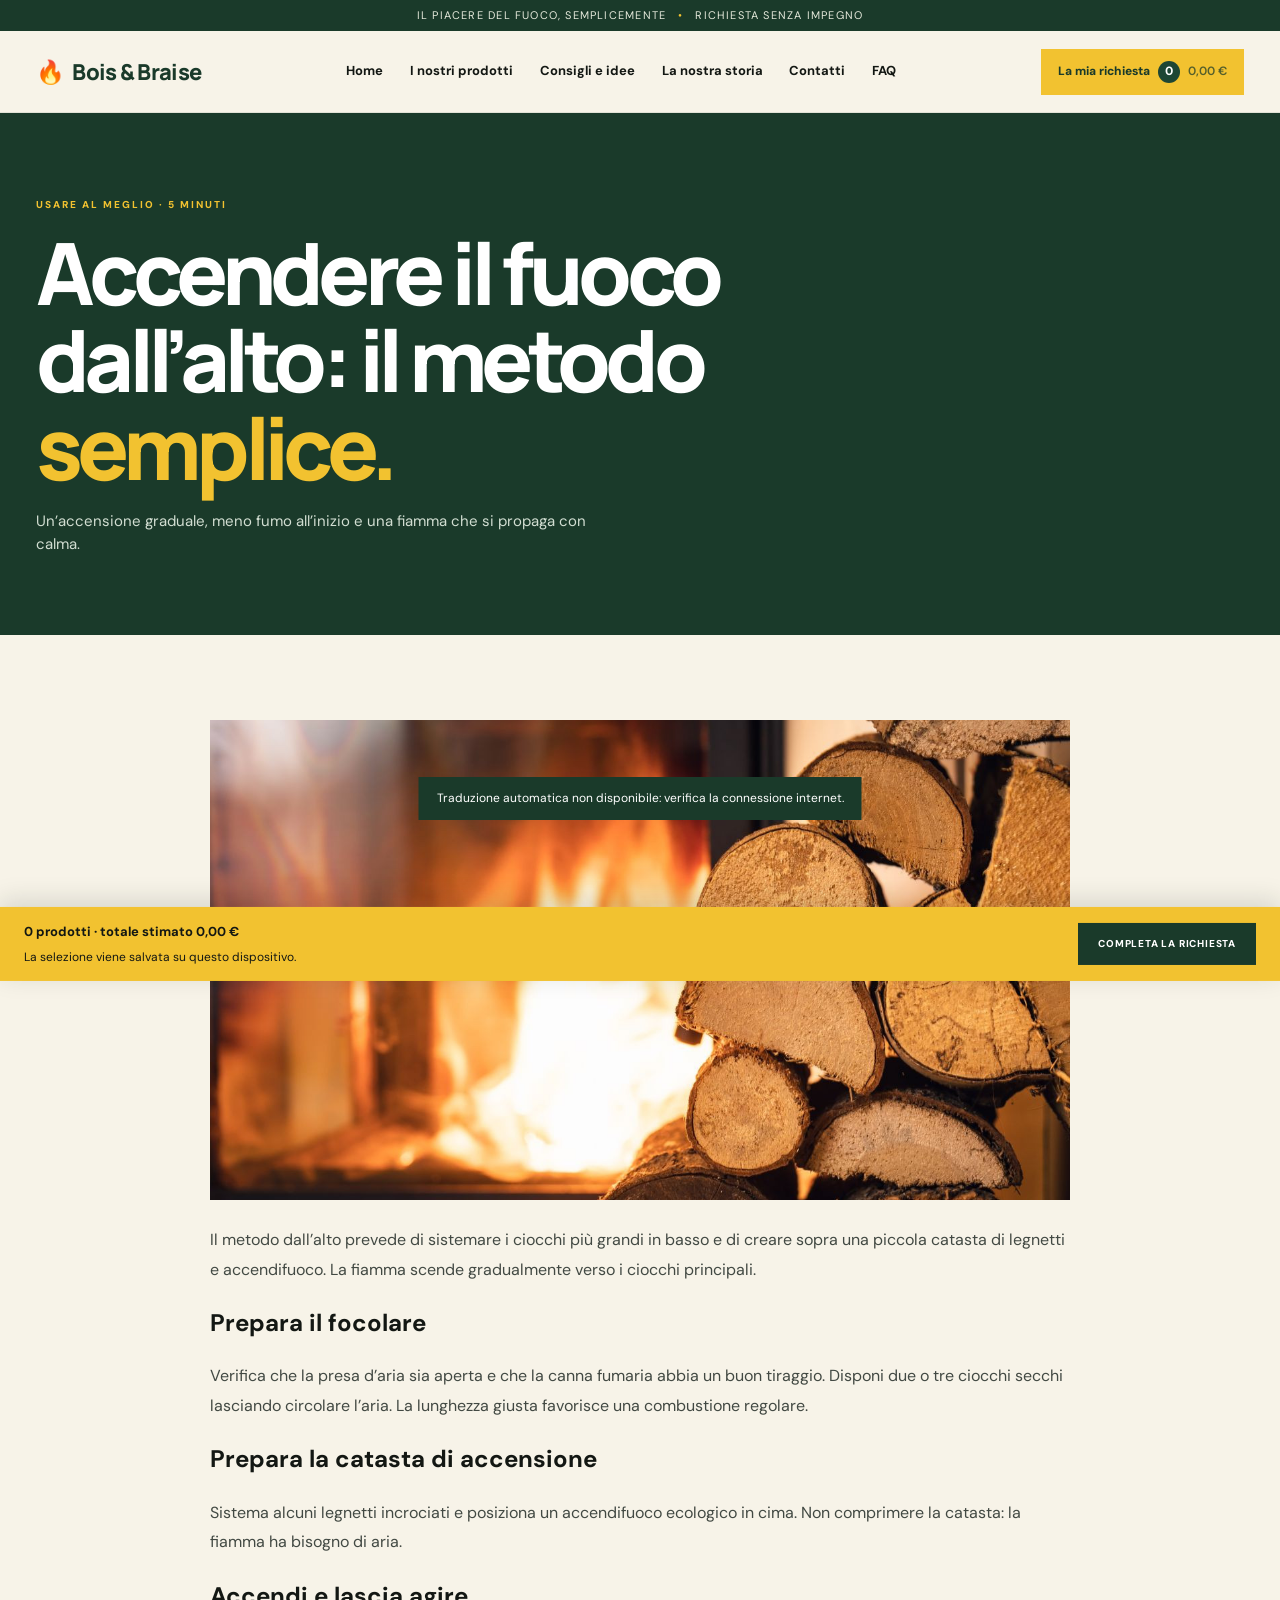
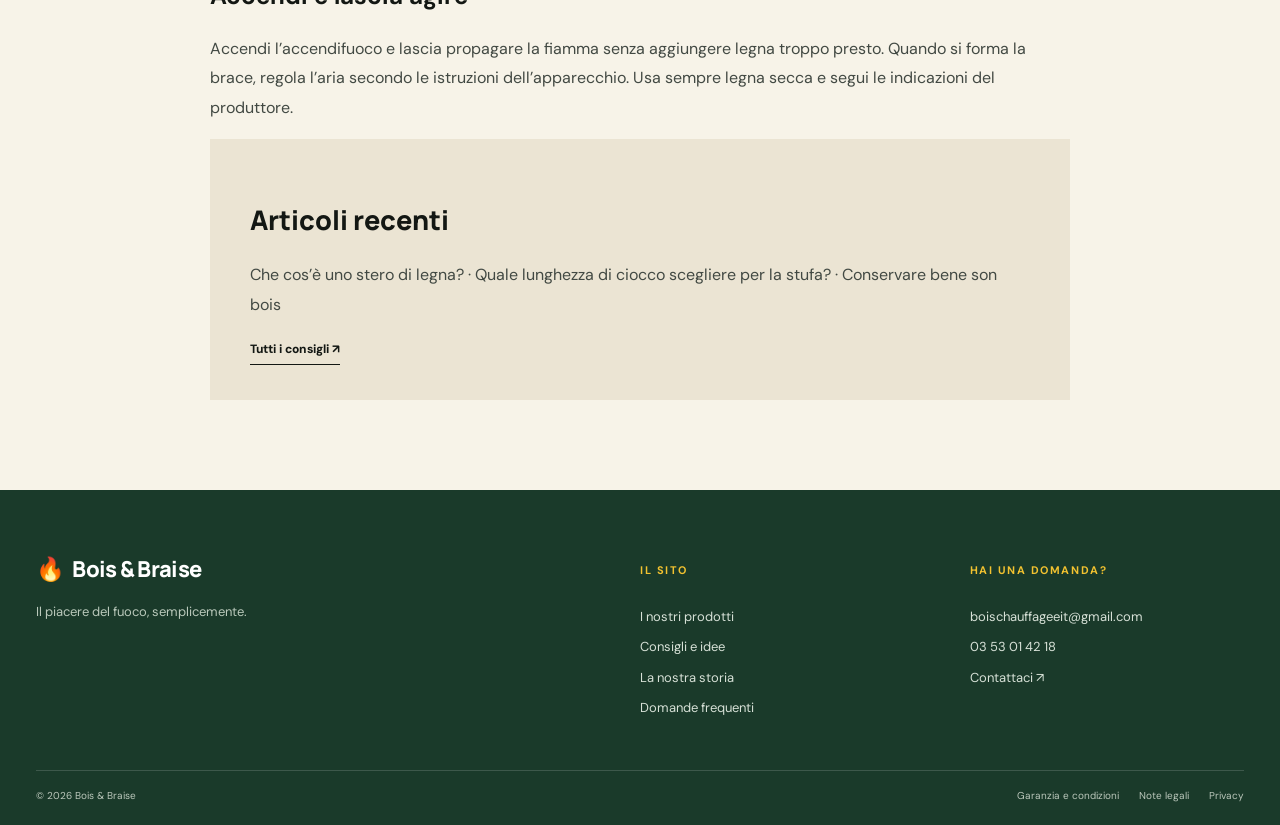
<file: article-feu.html>
<!doctype html><html lang="fr"><head><meta charset="utf-8"><meta name="viewport" content="width=device-width, initial-scale=1"><title>Allumer son feu par le haut — Bois & Braise</title><link href="https://fonts.googleapis.com/css2?family=DM+Sans:wght@400;500;600;700;800&family=Manrope:wght@400;500;600;700;800&display=swap" rel="stylesheet"><link rel="stylesheet" href="style.css"></head><body data-page="article"><div class="announcement">Le bon feu, tout simplement <span>•</span> Demande sans engagement</div><header class="site-header"><a class="brand" href="index.html"><span class="brand-flame">🔥</span><span>Bois & Braise</span></a><button class="menu-toggle" aria-label="Ouvrir le menu" aria-expanded="false">☰</button><nav class="main-nav"><a href="index.html" data-route="home">Accueil</a><a href="catalogue.html" data-route="catalogue">Nos produits</a><a href="conseils.html" data-route="conseils">Conseils & recettes</a><a href="histoire.html" data-route="histoire">Notre histoire</a><a href="contact.html" data-route="contact">Contact</a><a href="faq.html" data-route="faq">FAQ</a></nav><button class="request-button" data-open-request>Ma demande <span data-cart-count>0</span><span class="request-total" data-cart-total>0,00 €</span></button></header><main id="app" data-view="article"><section class="page-hero"><div class="wrap"><p class="eyebrow eyebrow-yellow">Bien utiliser · 5 minutes</p><h1 class="page-title">Allumer son feu par le haut : la méthode <em>simple.</em></h1><p class="page-intro">Un allumage progressif, moins de fumée au démarrage et un feu qui prend tranquillement.</p></div></section><article class="wrap article-view"><img src="images/chene.jpg" alt="Feu vif dans une cheminée"><p>La méthode d'allumage par le haut consiste à placer les bûches les plus grosses en bas, puis à construire au-dessus une petite pile de bois d'allumage et d'allume-feux. Le feu descend progressivement vers les bûches principales.</p><h2>Préparez le foyer</h2><p>Vérifiez que l'arrivée d'air est ouverte et que le conduit tire correctement. Placez deux ou trois bûches sèches en laissant circuler l'air entre elles. Une bûche adaptée à la largeur du foyer facilite une combustion régulière.</p><h2>Construisez le petit foyer</h2><p>Disposez quelques morceaux de bois d'allumage en croisant les couches, puis placez un allume-feu écologique au sommet. Évitez de tasser : l'air est nécessaire à la flamme.</p><h2>Allumez et laissez faire</h2><p>Allumez l'allume-feu et laissez la flamme progresser sans recharger trop tôt. Une fois les braises installées, ajustez l'arrivée d'air selon les consignes de votre appareil. Utilisez toujours un bois sec et respectez les instructions du fabricant.</p><div class="article-recent"><h2>Articles récents</h2><p>Qu'est-ce qu'un stère de bois ? · Quelle longueur de bûche pour mon appareil ? · Bien stocker son bois</p><a class="text-link" href="conseils.html">Tous les conseils ↗</a></div></article></main><footer class="site-footer"><div class="wrap footer-grid"><div class="footer-brand"><a class="brand brand-light" href="index.html"><span class="brand-flame">🔥</span><span>Bois & Braise</span></a><p>Le bon feu, tout simplement.</p></div><div><h3>Le site</h3><a href="catalogue.html">Nos produits</a><a href="conseils.html">Conseils & recettes</a><a href="histoire.html">Notre histoire</a><a href="faq.html">Questions fréquentes</a></div><div><h3>Une question ?</h3><a href="mailto:boischauffageeit@gmail.com">boischauffageeit@gmail.com</a><a href="tel:+33353014218">03 53 01 42 18</a><a href="contact.html">Nous contacter ↗</a></div></div><div class="wrap footer-bottom"><span>© 2026 Bois & Braise</span><div><a href="garantie.html">Garantie & conditions</a><a href="mentions-legales.html">Mentions légales</a><a href="confidentialite.html">Confidentialité</a></div></div></footer><script src="script.js" defer></script></body></html>
</file>
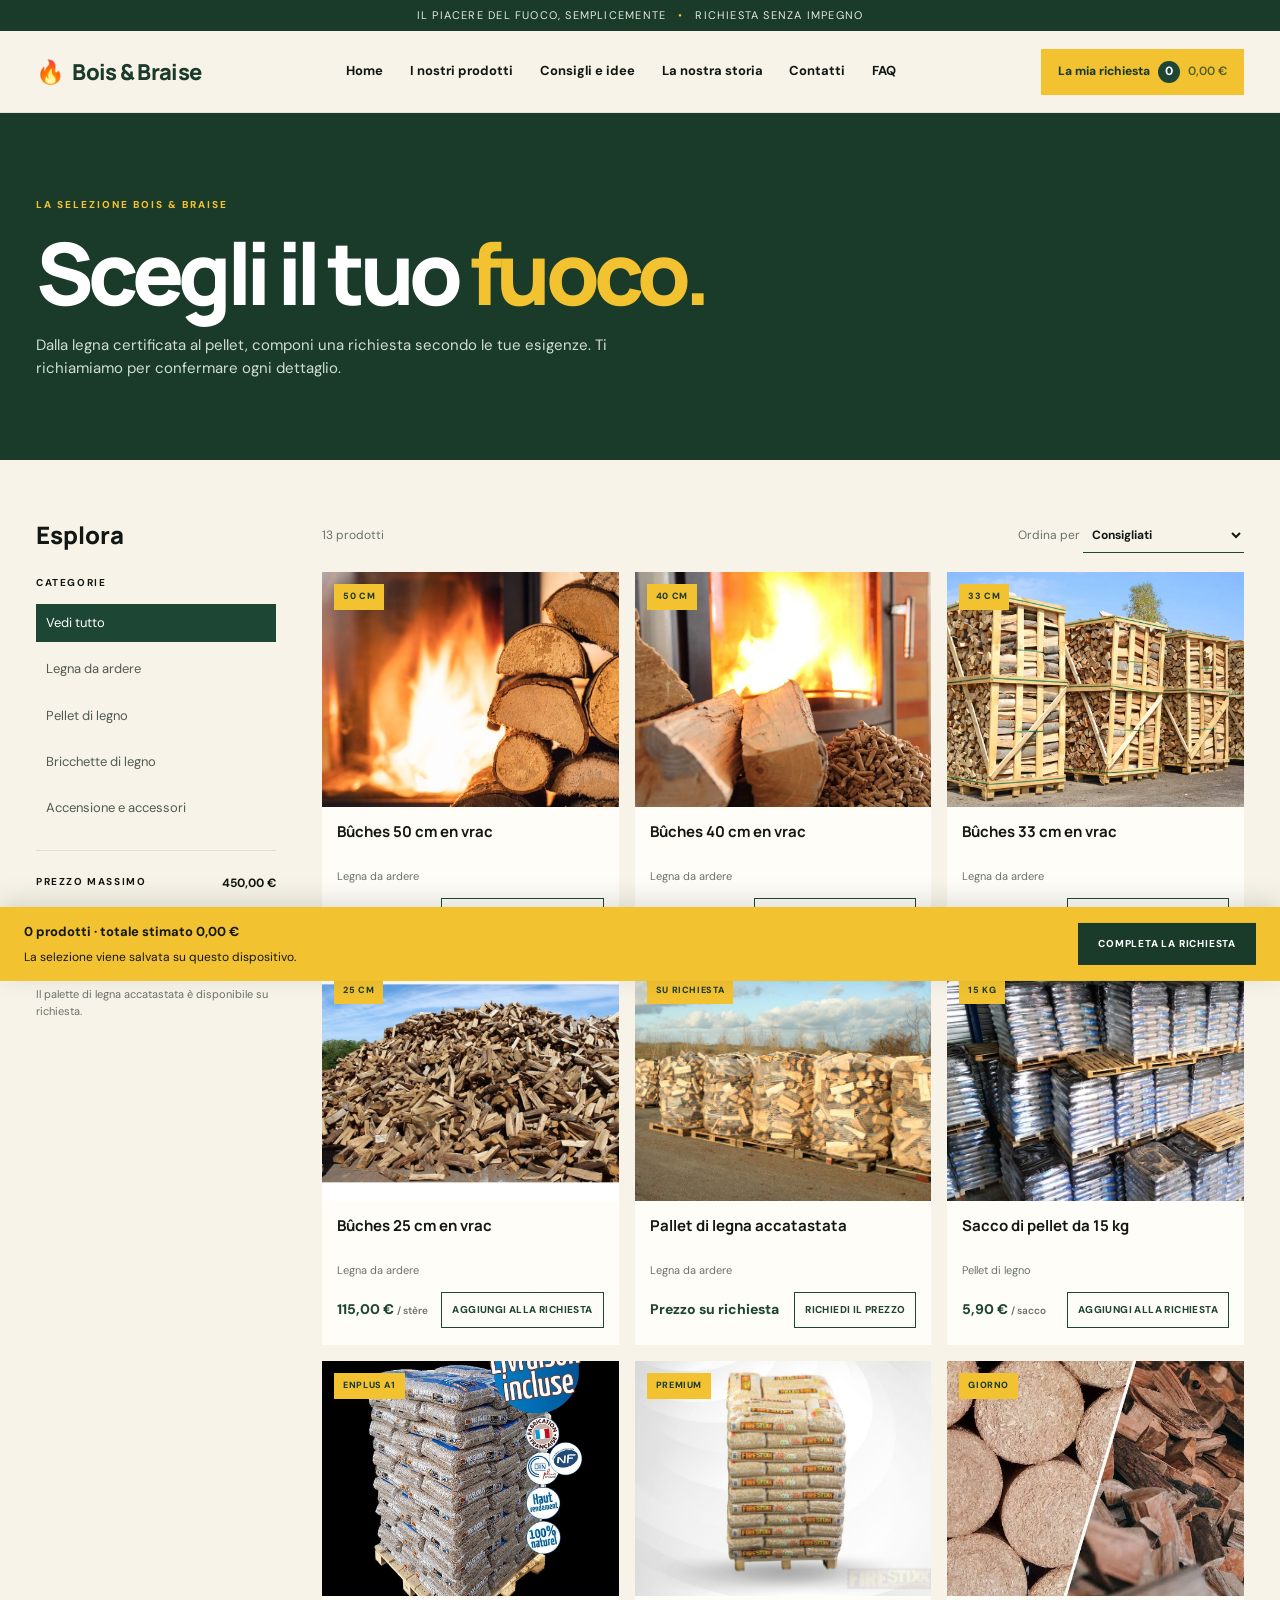
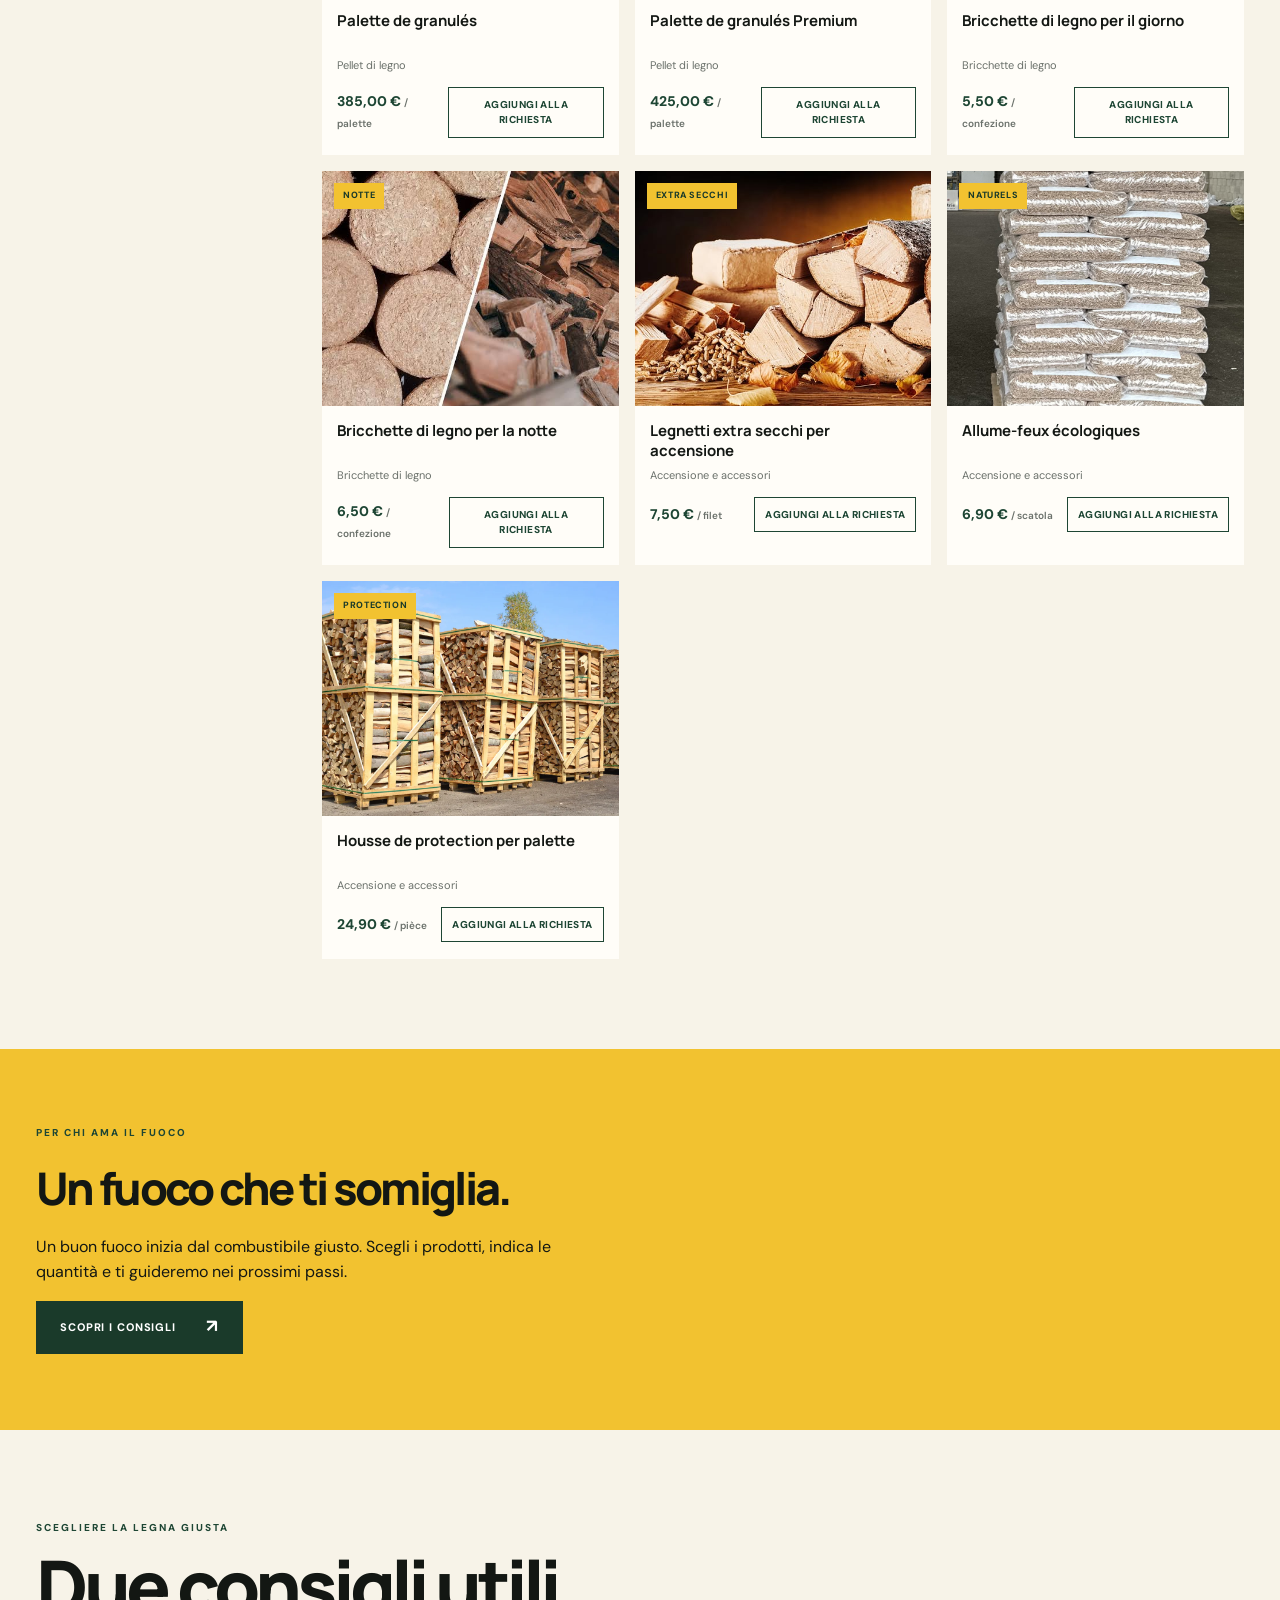
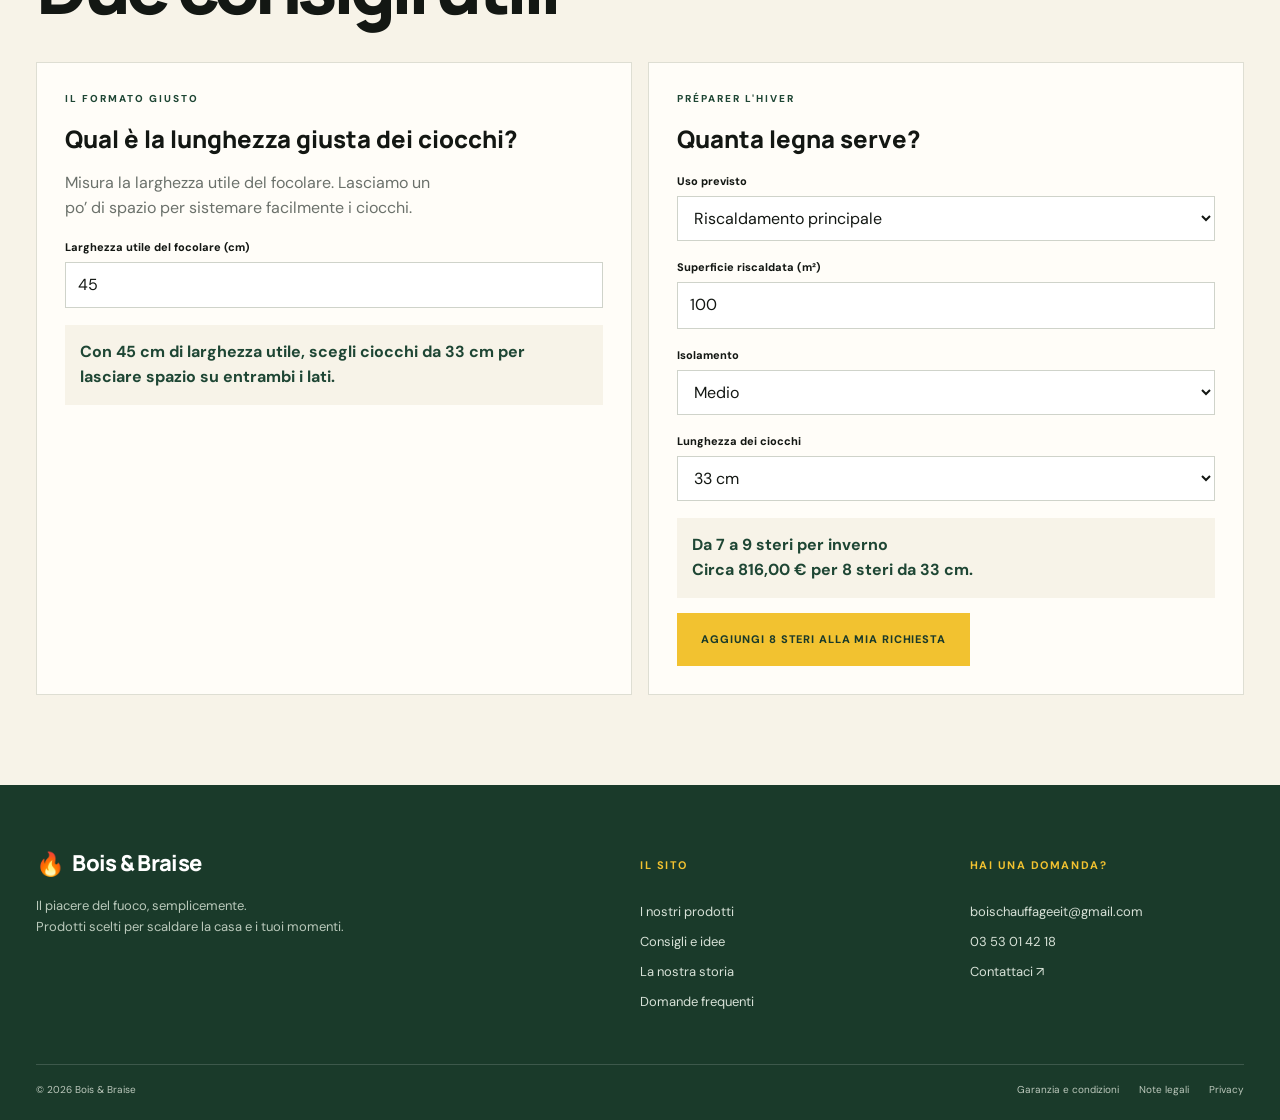
<file: catalogue.html>
<!doctype html>
<html lang="fr"><head><meta charset="utf-8"><meta name="viewport" content="width=device-width, initial-scale=1"><meta name="theme-color" content="#1e4634"><title>Nos produits — Bois & Braise</title><link rel="preconnect" href="https://fonts.googleapis.com"><link href="https://fonts.googleapis.com/css2?family=DM+Sans:wght@400;500;600;700;800&family=Manrope:wght@400;500;600;700;800&display=swap" rel="stylesheet"><link rel="stylesheet" href="style.css"></head>
<body data-page="catalogue"><div class="announcement">Le bon feu, tout simplement <span>•</span> Demande sans engagement</div><header class="site-header"><a class="brand" href="index.html"><span class="brand-flame">🔥</span><span>Bois & Braise</span></a><button class="menu-toggle" aria-label="Ouvrir le menu" aria-expanded="false">☰</button><nav class="main-nav"><a href="index.html" data-route="home">Accueil</a><a href="catalogue.html" data-route="catalogue">Nos produits</a><a href="conseils.html" data-route="conseils">Conseils & recettes</a><a href="histoire.html" data-route="histoire">Notre histoire</a><a href="contact.html" data-route="contact">Contact</a><a href="faq.html" data-route="faq">FAQ</a></nav><button class="request-button" data-open-request>Ma demande <span data-cart-count>0</span><span class="request-total" data-cart-total>0,00 €</span></button></header>
<main id="app" data-view="catalogue"><section class="page-hero"><div class="wrap"><p class="eyebrow eyebrow-yellow">Sélection Bois & Braise</p><h1 class="page-title">Choisissez votre <em>feu.</em></h1><p class="page-intro">Du bois certifié aux granulés, composez une demande selon vos besoins. Nous vous rappelons pour confirmer chaque détail.</p></div></section><section class="wrap catalogue-layout"><aside class="catalogue-filter"><h2 class="filter-title">Parcourir</h2><div class="filter-group"><h3>Catégories</h3><div class="filter-options"><button class="filter-chip active" data-filter-category="tout">Tout voir</button><button class="filter-chip" data-filter-category="bois">Bois de chauffage</button><button class="filter-chip" data-filter-category="granules">Granulés de bois</button><button class="filter-chip" data-filter-category="densifie">Bûches densifiées</button><button class="filter-chip" data-filter-category="allumage">Allumage & accessoires</button></div></div><div class="filter-group"><div class="range-row"><h3>Prix maximum</h3><span data-price-value>450,00 €</span></div><input type="range" min="5.5" max="450" step="0.5" value="450" data-price-range aria-label="Prix maximum"></div><p class="muted" style="font-size:11px">La palette de bois rangé est proposée sur demande.</p></aside><div><div class="catalogue-tools"><span data-results-count>13 produits</span><label for="sort-products">Trier par <select id="sort-products" data-sort><option value="recommended">Recommandés</option><option value="price-asc">Prix croissant</option><option value="price-desc">Prix décroissant</option><option value="name">Nom</option></select></label></div><div class="product-grid" data-product-grid></div></div></section><section class="catalogue-loved"><div class="wrap"><p class="eyebrow">Pour les amoureux du feu</p><h2>Un feu qui vous ressemble.</h2><p>Un feu bien préparé commence par le bon combustible. Choisissez vos produits, indiquez vos quantités et laissez-nous vous guider pour la suite.</p><a class="button" href="conseils.html" style="background:var(--forest-dark);color:#fff">Voir nos conseils <span>↗</span></a></div></section><section class="calculator-area"><div class="wrap"><div class="section-heading"><div><p class="eyebrow">Bien choisir son bois</p><h2>Deux repères utiles</h2></div></div><div class="calculator-grid"><article class="calculator-card"><p class="eyebrow">Le bon format</p><h3>Quelle longueur de bûche ?</h3><p class="muted">Mesurez la largeur utile de votre foyer. Nous gardons une marge pour faciliter la mise en place.</p><label for="fireplace-width">Largeur utile du foyer (en cm)</label><input id="fireplace-width" type="number" min="30" max="150" value="45" data-fireplace-width><div class="calculator-result" data-length-result aria-live="polite"></div></article><form class="calculator-card" data-stere-calculator><p class="eyebrow">Préparer l'hiver</p><h3>Combien de stères ?</h3><label for="heating-use">Votre usage</label><select id="heating-use" name="usage"><option value="principal">Chauffage principal</option><option value="appoint">Chauffage d'appoint</option><option value="weekend">Flambées week-end</option></select><label for="heated-surface">Surface chauffée (m²)</label><input id="heated-surface" name="surface" type="number" min="10" value="100"><label for="home-insulation">Isolation</label><select id="home-insulation" name="insulation"><option value="average">Moyenne</option><option value="good">Bonne</option><option value="poor">À améliorer</option></select><label for="wood-length">Longueur des bûches</label><select id="wood-length" name="length"><option value="33" selected>33 cm</option><option value="40">40 cm</option><option value="50">50 cm</option><option value="25">25 cm</option></select><div class="calculator-result" data-stere-result aria-live="polite"></div><button class="button button-yellow" type="button" data-add-estimate data-product="wood33" data-quantity="8">Ajouter 8 stères à ma demande</button></form></div></div></section></main>
<footer class="site-footer"><div class="wrap footer-grid"><div class="footer-brand"><a class="brand brand-light" href="index.html"><span class="brand-flame">🔥</span><span>Bois & Braise</span></a><p>Le bon feu, tout simplement.<br>Des produits choisis pour réchauffer vos maisons et vos moments.</p></div><div><h3>Le site</h3><a href="catalogue.html">Nos produits</a><a href="conseils.html">Conseils & recettes</a><a href="histoire.html">Notre histoire</a><a href="faq.html">Questions fréquentes</a></div><div><h3>Une question ?</h3><a href="mailto:boischauffageeit@gmail.com">boischauffageeit@gmail.com</a><a href="tel:+33353014218">03 53 01 42 18</a><a href="contact.html">Nous contacter ↗</a></div></div><div class="wrap footer-bottom"><span>© 2026 Bois & Braise</span><div><a href="garantie.html">Garantie & conditions</a><a href="mentions-legales.html">Mentions légales</a><a href="confidentialite.html">Confidentialité</a></div></div></footer><script src="script.js" defer></script></body></html>
</file>
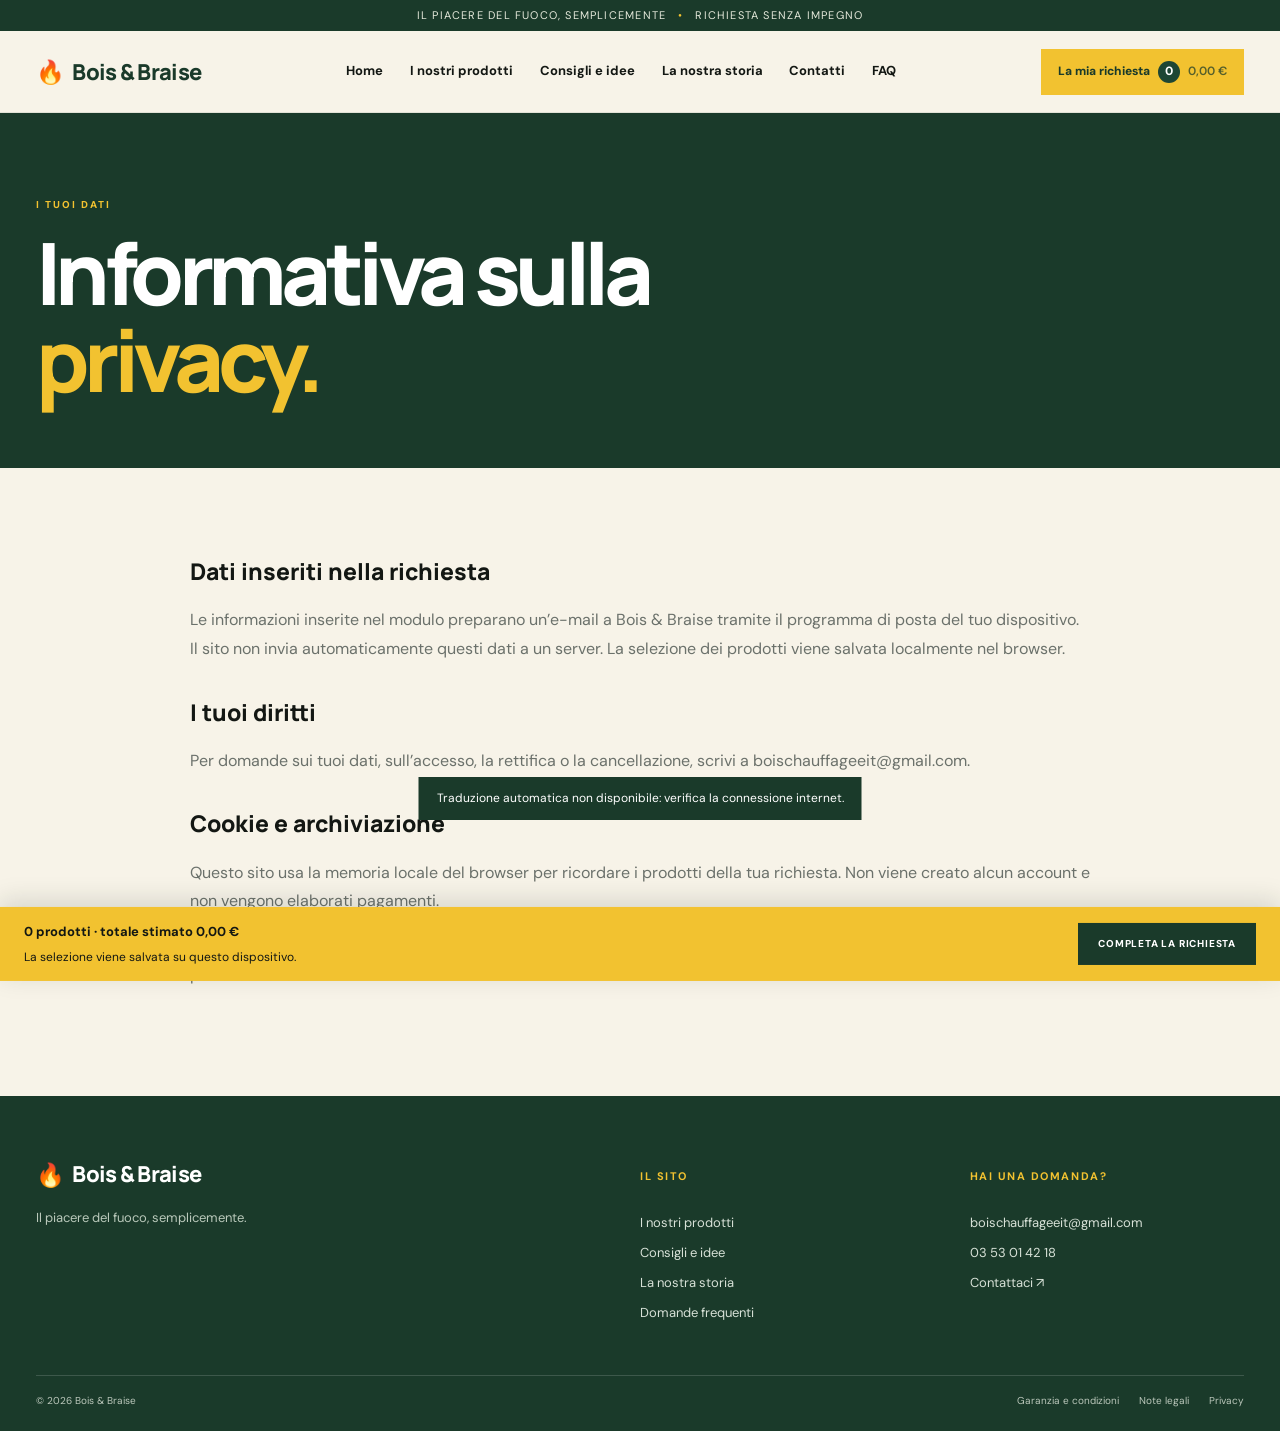
<file: confidentialite.html>
<!doctype html><html lang="fr"><head><meta charset="utf-8"><meta name="viewport" content="width=device-width, initial-scale=1"><title>Politique de confidentialité — Bois & Braise</title><link href="https://fonts.googleapis.com/css2?family=DM+Sans:wght@400;500;600;700;800&family=Manrope:wght@400;500;600;700;800&display=swap" rel="stylesheet"><link rel="stylesheet" href="style.css"></head><body data-page="legal"><div class="announcement">Le bon feu, tout simplement <span>•</span> Demande sans engagement</div><header class="site-header"><a class="brand" href="index.html"><span class="brand-flame">🔥</span><span>Bois & Braise</span></a><button class="menu-toggle" aria-label="Ouvrir le menu" aria-expanded="false">☰</button><nav class="main-nav"><a href="index.html" data-route="home">Accueil</a><a href="catalogue.html" data-route="catalogue">Nos produits</a><a href="conseils.html" data-route="conseils">Conseils & recettes</a><a href="histoire.html" data-route="histoire">Notre histoire</a><a href="contact.html" data-route="contact">Contact</a><a href="faq.html" data-route="faq">FAQ</a></nav><button class="request-button" data-open-request>Ma demande <span data-cart-count>0</span><span class="request-total" data-cart-total>0,00 €</span></button></header><main id="app"><section class="page-hero"><div class="wrap"><p class="eyebrow eyebrow-yellow">Vos données</p><h1 class="page-title">Politique de <em>confidentialité.</em></h1></div></section><article class="wrap legal-copy"><h2>Données saisies dans une demande</h2><p>Les informations saisies dans le formulaire sont utilisées pour préparer un e-mail adressé à Bois & Braise via le logiciel de messagerie de votre appareil. Le site ne transmet pas automatiquement ces informations à un serveur. La sélection des produits est conservée localement dans le navigateur de l'utilisateur.</p><h2>Vos droits</h2><p>Pour toute question relative à vos données, à leur accès, leur rectification ou leur suppression, écrivez à boischauffageeit@gmail.com.</p><h2>Cookies et stockage</h2><p>Ce site utilise le stockage local du navigateur pour mémoriser les produits de votre demande. Aucun compte n'est créé et aucun paiement n'est traité sur le site.</p><p>Cette politique doit être validée par l'éditeur et adaptée aux services réellement utilisés avant mise en ligne.</p></article></main><footer class="site-footer"><div class="wrap footer-grid"><div class="footer-brand"><a class="brand brand-light" href="index.html"><span class="brand-flame">🔥</span><span>Bois & Braise</span></a><p>Le bon feu, tout simplement.</p></div><div><h3>Le site</h3><a href="catalogue.html">Nos produits</a><a href="conseils.html">Conseils & recettes</a><a href="histoire.html">Notre histoire</a><a href="faq.html">Questions fréquentes</a></div><div><h3>Une question ?</h3><a href="mailto:boischauffageeit@gmail.com">boischauffageeit@gmail.com</a><a href="tel:+33353014218">03 53 01 42 18</a><a href="contact.html">Nous contacter ↗</a></div></div><div class="wrap footer-bottom"><span>© 2026 Bois & Braise</span><div><a href="garantie.html">Garantie & conditions</a><a href="mentions-legales.html">Mentions légales</a><a href="confidentialite.html">Confidentialité</a></div></div></footer><script src="script.js" defer></script></body></html>
</file>
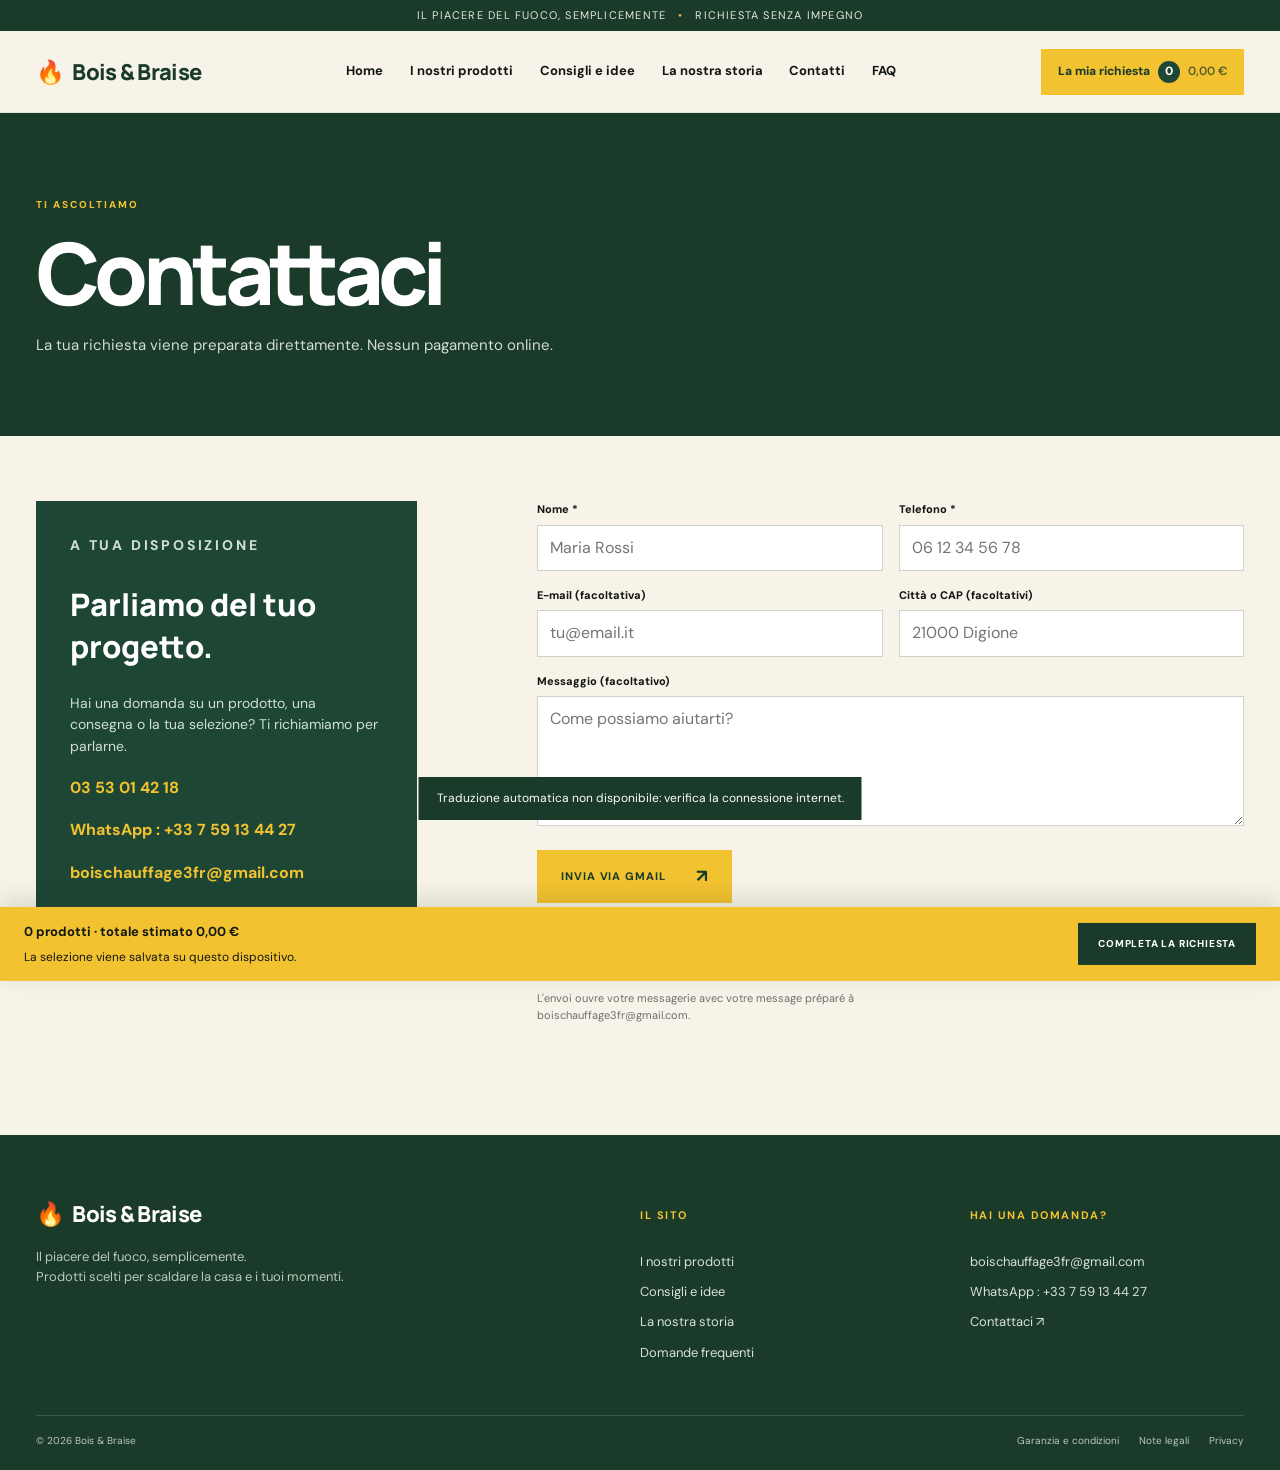
<file: contact.html>
<!doctype html>
<html lang="fr">
<head>
  <meta charset="utf-8">
  <meta name="viewport" content="width=device-width, initial-scale=1">
  <title>Contact — Bois & Braise</title>
  <link href="https://fonts.googleapis.com/css2?family=DM+Sans:wght@400;500;600;700;800&family=Manrope:wght@400;500;600;700;800&display=swap" rel="stylesheet">
  <link rel="stylesheet" href="style.css">
</head>
<body data-page="contact">
  <div class="announcement">Le bon feu, tout simplement <span>•</span> Demande sans engagement</div>

  <header class="site-header">
    <a class="brand" href="index.html"><span class="brand-flame">🔥</span><span>Bois & Braise</span></a>
    <button class="menu-toggle" aria-label="Ouvrir le menu" aria-expanded="false">☰</button>
    <nav class="main-nav">
      <a href="index.html" data-route="home">Accueil</a>
      <a href="catalogue.html" data-route="catalogue">Nos produits</a>
      <a href="conseils.html" data-route="conseils">Conseils & recettes</a>
      <a href="histoire.html" data-route="histoire">Notre histoire</a>
      <a href="contact.html" data-route="contact">Contact</a>
      <a href="faq.html" data-route="faq">FAQ</a>
    </nav>
    <button class="request-button" data-open-request>Ma demande <span data-cart-count>0</span><span class="request-total" data-cart-total>0,00 €</span></button>
  </header>

  <main id="app" data-view="contact">
    <section class="page-hero">
      <div class="wrap">
        <p class="eyebrow eyebrow-yellow">On vous écoute</p>
        <h1 class="page-title">Contactez-<em>nous.</em></h1>
        <p class="page-intro">Votre demande nous est transmise directement. Aucun paiement en ligne.</p>
      </div>
    </section>

    <section class="wrap contact-layout">
      <aside class="contact-aside">
        <p class="eyebrow eyebrow-yellow">À votre écoute</p>
        <h2>Parlons de votre projet.</h2>
        <p>Une question sur un produit, une livraison ou votre sélection ? Nous vous rappelons pour en discuter.</p>
        <a href="tel:+33353014218">03 53 01 42 18</a>
        <a href="https://wa.me/33759134427" target="_blank" rel="noopener">WhatsApp : +33 7 59 13 44 27</a>
        <a href="mailto:boischauffage3fr@gmail.com">boischauffage3fr@gmail.com</a>
      </aside>

      <div>
        <div class="form-confirm" data-form-confirm role="status"></div>
        <form class="contact-form" data-contact-form>
          <div>
            <label for="contact-name">Votre nom *</label>
            <input id="contact-name" name="name" required placeholder="Marie Dupont">
          </div>
          <div>
            <label for="contact-phone">Téléphone *</label>
            <input id="contact-phone" name="phone" required type="tel" placeholder="06 12 34 56 78">
          </div>
          <div>
            <label for="contact-email">E-mail (facultatif)</label>
            <input id="contact-email" name="email" type="email" placeholder="vous@exemple.fr">
          </div>
          <div>
            <label for="contact-city">Ville ou code postal (facultatif)</label>
            <input id="contact-city" name="city" placeholder="21000 Dijon">
          </div>
          <div class="full">
            <label for="contact-message">Votre message (facultatif)</label>
            <textarea id="contact-message" name="message" placeholder="Comment pouvons-nous vous aider ?"></textarea>
          </div>
          <button class="button button-yellow" type="submit" data-send-via="gmail">Envoyer via Gmail <span>↗</span></button>
          <button class="button button-outline" type="submit" data-send-via="whatsapp">Envoyer via WhatsApp <span>↗</span></button>
        </form>
        <p class="muted" style="font-size:11px;margin-top:18px">L'envoi ouvre votre messagerie avec votre message préparé à boischauffage3fr@gmail.com.</p>
      </div>
    </section>
  </main>

  <footer class="site-footer">
    <div class="wrap footer-grid">
      <div class="footer-brand">
        <a class="brand brand-light" href="index.html"><span class="brand-flame">🔥</span><span>Bois & Braise</span></a>
        <p>Le bon feu, tout simplement.<br>Des produits choisis pour réchauffer vos maisons et vos moments.</p>
      </div>
      <div>
        <h3>Le site</h3>
        <a href="catalogue.html">Nos produits</a>
        <a href="conseils.html">Conseils & recettes</a>
        <a href="histoire.html">Notre histoire</a>
        <a href="faq.html">Questions fréquentes</a>
      </div>
      <div>
        <h3>Une question ?</h3>
        <a href="mailto:boischauffage3fr@gmail.com">boischauffage3fr@gmail.com</a>
        <a href="https://wa.me/33759134427" target="_blank" rel="noopener">WhatsApp : +33 7 59 13 44 27</a>
        <a href="contact.html">Nous contacter ↗</a>
      </div>
    </div>
    <div class="wrap footer-bottom">
      <span>© 2026 Bois & Braise</span>
      <div>
        <a href="garantie.html">Garantie & conditions</a>
        <a href="mentions-legales.html">Mentions légales</a>
        <a href="confidentialite.html">Confidentialité</a>
      </div>
    </div>
  </footer>

  <script src="script.js" defer></script>
</body>
</html>
</file>
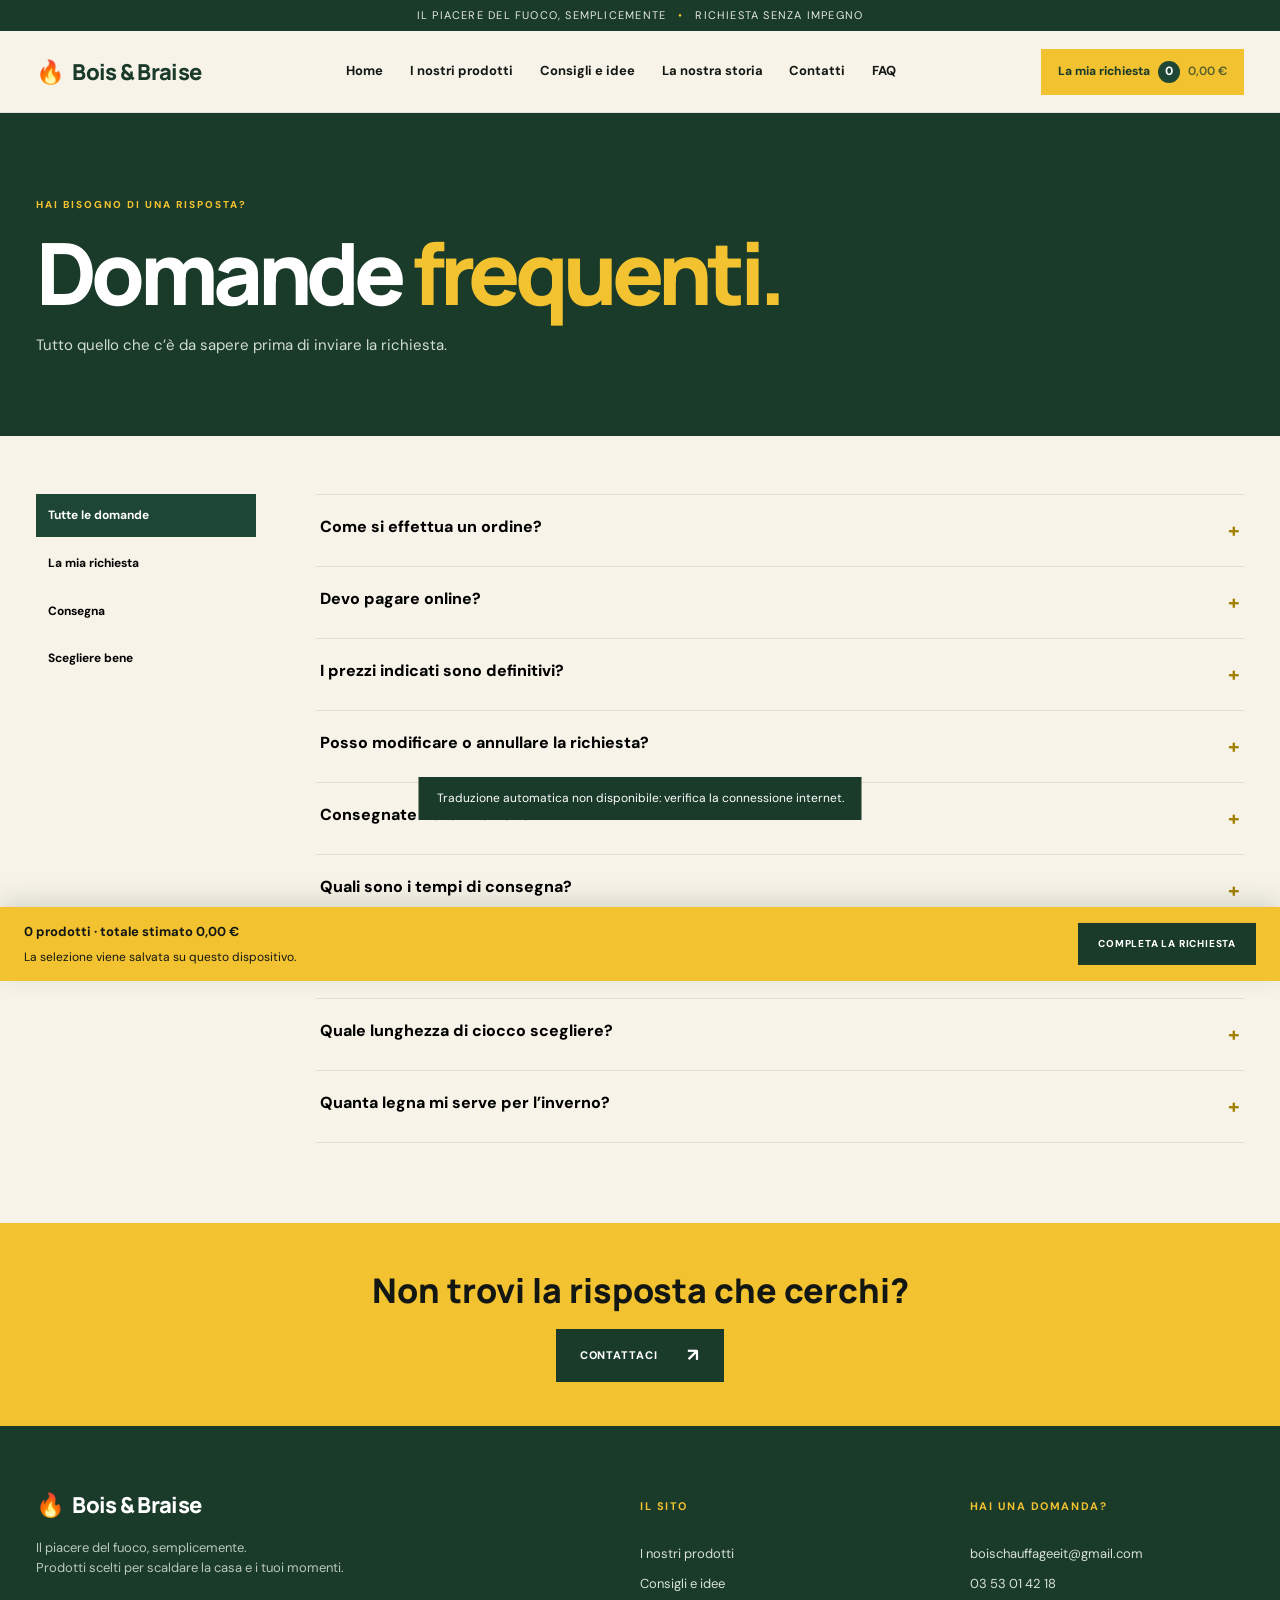
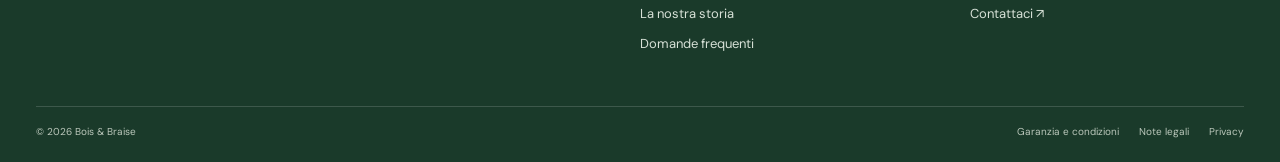
<file: faq.html>
<!doctype html><html lang="fr"><head><meta charset="utf-8"><meta name="viewport" content="width=device-width, initial-scale=1"><title>Questions fréquentes — Bois & Braise</title><link href="https://fonts.googleapis.com/css2?family=DM+Sans:wght@400;500;600;700;800&family=Manrope:wght@400;500;600;700;800&display=swap" rel="stylesheet"><link rel="stylesheet" href="style.css"></head><body data-page="faq"><div class="announcement">Le bon feu, tout simplement <span>•</span> Demande sans engagement</div><header class="site-header"><a class="brand" href="index.html"><span class="brand-flame">🔥</span><span>Bois & Braise</span></a><button class="menu-toggle" aria-label="Ouvrir le menu" aria-expanded="false">☰</button><nav class="main-nav"><a href="index.html" data-route="home">Accueil</a><a href="catalogue.html" data-route="catalogue">Nos produits</a><a href="conseils.html" data-route="conseils">Conseils & recettes</a><a href="histoire.html" data-route="histoire">Notre histoire</a><a href="contact.html" data-route="contact">Contact</a><a href="faq.html" data-route="faq">FAQ</a></nav><button class="request-button" data-open-request>Ma demande <span data-cart-count>0</span><span class="request-total" data-cart-total>0,00 €</span></button></header><main id="app" data-view="faq"><section class="page-hero"><div class="wrap"><p class="eyebrow eyebrow-yellow">Besoin d'un repère ?</p><h1 class="page-title">Questions <em>fréquentes.</em></h1><p class="page-intro">Tout ce qu'il faut savoir avant de composer votre demande.</p></div></section><section class="wrap faq-layout"><nav class="faq-categories" aria-label="Catégories de questions"><button class="active" data-faq-category="tout">Toutes les questions</button><button data-faq-category="demande">Ma demande</button><button data-faq-category="livraison">Livraison</button><button data-faq-category="choisir">Bien choisir</button></nav><div class="faq-list"><article class="faq-item" data-faq-item data-category="demande"><button class="faq-question" data-faq-question aria-expanded="false">Comment passer commande ? <span>+</span></button><div class="faq-answer">Ajoutez les produits et les quantités souhaitées à « Ma demande », puis envoyez le formulaire. Nous vous rappelons pour vérifier les informations et confirmer la commande.</div></article><article class="faq-item" data-faq-item data-category="demande"><button class="faq-question" data-faq-question aria-expanded="false">Dois-je payer en ligne ? <span>+</span></button><div class="faq-answer">Non. Il n'y a ni paiement en ligne ni création de compte. Votre sélection est une demande sans engagement, à confirmer avec notre équipe.</div></article><article class="faq-item" data-faq-item data-category="demande"><button class="faq-question" data-faq-question aria-expanded="false">Les prix affichés sont-ils définitifs ? <span>+</span></button><div class="faq-answer">Les prix produits affichés servent d'estimation. Le prix final et les conditions de livraison sont confirmés avec vous avant validation.</div></article><article class="faq-item" data-faq-item data-category="demande"><button class="faq-question" data-faq-question aria-expanded="false">Puis-je modifier ou annuler ma demande ? <span>+</span></button><div class="faq-answer">Oui, contactez-nous avant la confirmation définitive. Une demande envoyée n'est pas encore une commande ferme.</div></article><article class="faq-item" data-faq-item data-category="livraison"><button class="faq-question" data-faq-question aria-expanded="false">Livrez-vous chez moi ? <span>+</span></button><div class="faq-answer">Indiquez votre ville ou code postal dans le formulaire. Nous vous confirmerons la zone desservie et les modalités par téléphone.</div></article><article class="faq-item" data-faq-item data-category="livraison"><button class="faq-question" data-faq-question aria-expanded="false">Quels sont les délais de livraison ? <span>+</span></button><div class="faq-answer">Le délai dépend du produit, de la disponibilité et de votre adresse. Il est convenu avec vous lors de notre rappel.</div></article><article class="faq-item" data-faq-item data-category="livraison"><button class="faq-question" data-faq-question aria-expanded="false">Que faire si un produit livré est abîmé ? <span>+</span></button><div class="faq-answer">Contactez-nous dès que possible au 03 53 01 42 18 ou par e-mail avec votre numéro de demande et des photos du produit concerné.</div></article><article class="faq-item" data-faq-item data-category="choisir"><button class="faq-question" data-faq-question aria-expanded="false">Quelle longueur de bûche choisir ? <span>+</span></button><div class="faq-answer">Mesurez la largeur utile du foyer et gardez environ 10 cm de marge. Notre calculateur vous propose un format adapté.</div></article><article class="faq-item" data-faq-item data-category="choisir"><button class="faq-question" data-faq-question aria-expanded="false">Combien de bois me faut-il pour l'hiver ? <span>+</span></button><div class="faq-answer">Cela dépend de la surface chauffée, de l'isolation, de votre appareil et de votre usage. Le calculateur de stères donne un repère indicatif, à affiner avec notre équipe.</div></article></div></section><section class="faq-contact"><h2>Vous ne trouvez pas votre réponse ?</h2><a class="button" href="contact.html" style="background:var(--forest-dark);color:#fff">Nous contacter <span>↗</span></a></section></main><footer class="site-footer"><div class="wrap footer-grid"><div class="footer-brand"><a class="brand brand-light" href="index.html"><span class="brand-flame">🔥</span><span>Bois & Braise</span></a><p>Le bon feu, tout simplement.<br>Des produits choisis pour réchauffer vos maisons et vos moments.</p></div><div><h3>Le site</h3><a href="catalogue.html">Nos produits</a><a href="conseils.html">Conseils & recettes</a><a href="histoire.html">Notre histoire</a><a href="faq.html">Questions fréquentes</a></div><div><h3>Une question ?</h3><a href="mailto:boischauffageeit@gmail.com">boischauffageeit@gmail.com</a><a href="tel:+33353014218">03 53 01 42 18</a><a href="contact.html">Nous contacter ↗</a></div></div><div class="wrap footer-bottom"><span>© 2026 Bois & Braise</span><div><a href="garantie.html">Garantie & conditions</a><a href="mentions-legales.html">Mentions légales</a><a href="confidentialite.html">Confidentialité</a></div></div></footer><script src="script.js" defer></script></body></html>
</file>
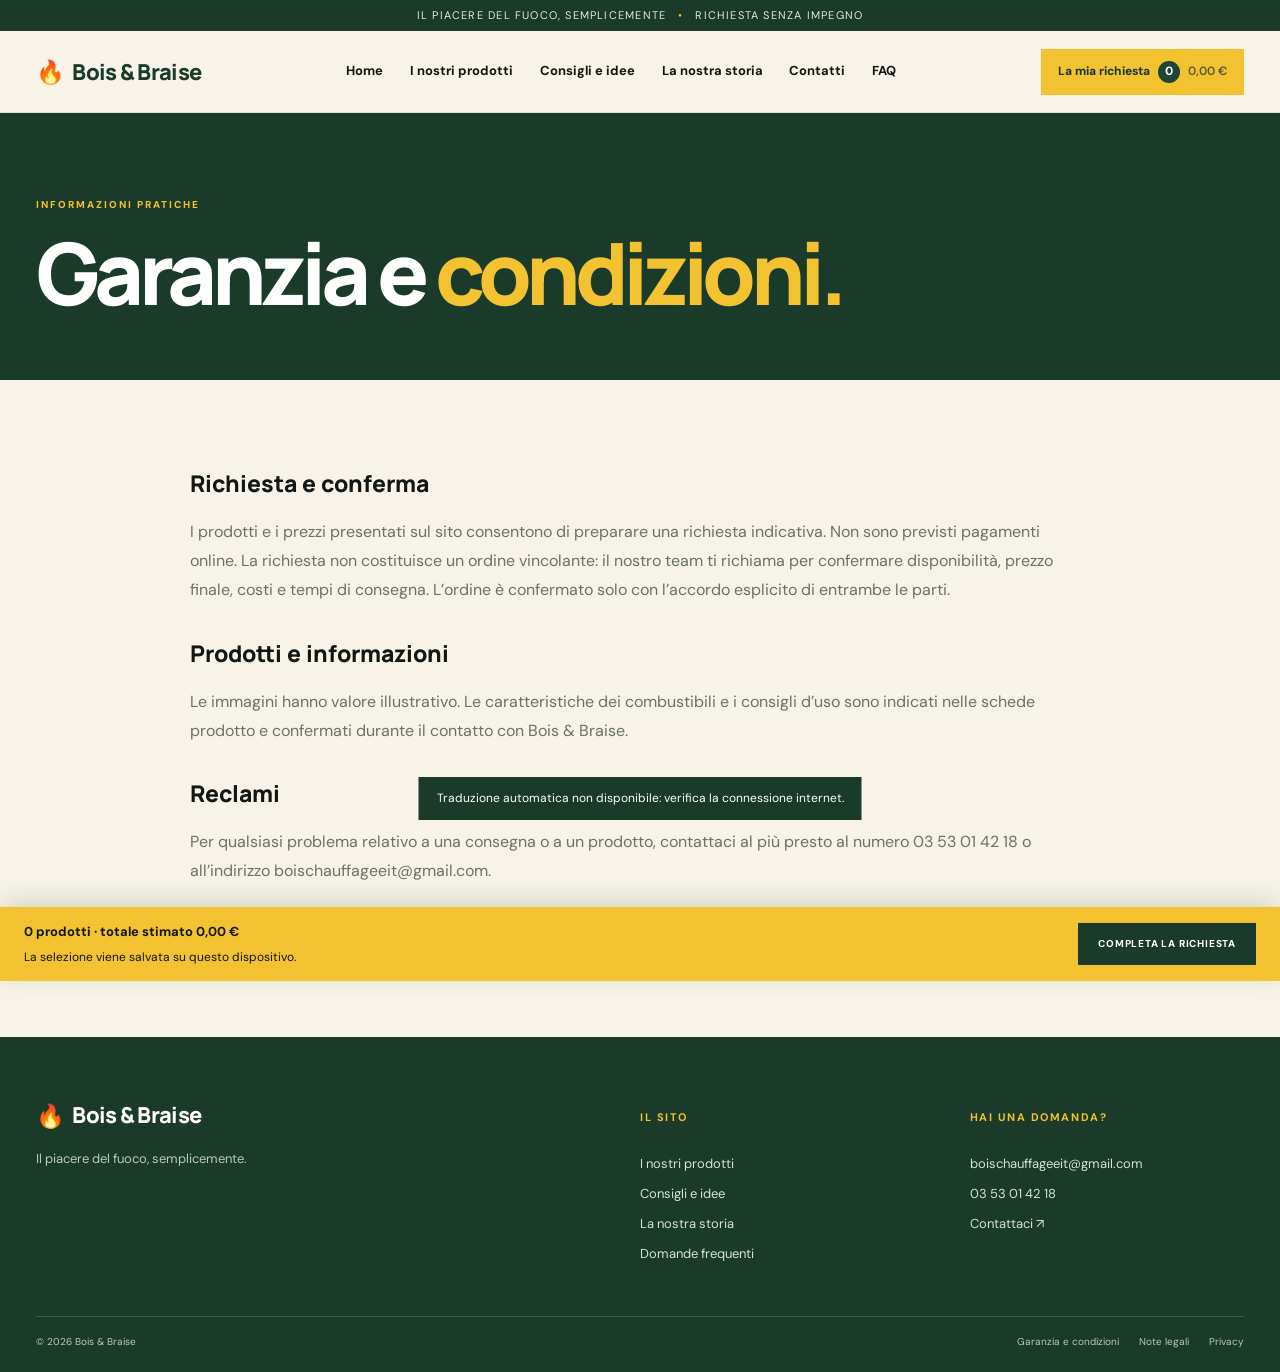
<file: garantie.html>
<!doctype html><html lang="fr"><head><meta charset="utf-8"><meta name="viewport" content="width=device-width, initial-scale=1"><title>Garantie & conditions — Bois & Braise</title><link href="https://fonts.googleapis.com/css2?family=DM+Sans:wght@400;500;600;700;800&family=Manrope:wght@400;500;600;700;800&display=swap" rel="stylesheet"><link rel="stylesheet" href="style.css"></head><body data-page="legal"><div class="announcement">Le bon feu, tout simplement <span>•</span> Demande sans engagement</div><header class="site-header"><a class="brand" href="index.html"><span class="brand-flame">🔥</span><span>Bois & Braise</span></a><button class="menu-toggle" aria-label="Ouvrir le menu" aria-expanded="false">☰</button><nav class="main-nav"><a href="index.html" data-route="home">Accueil</a><a href="catalogue.html" data-route="catalogue">Nos produits</a><a href="conseils.html" data-route="conseils">Conseils & recettes</a><a href="histoire.html" data-route="histoire">Notre histoire</a><a href="contact.html" data-route="contact">Contact</a><a href="faq.html" data-route="faq">FAQ</a></nav><button class="request-button" data-open-request>Ma demande <span data-cart-count>0</span><span class="request-total" data-cart-total>0,00 €</span></button></header><main id="app"><section class="page-hero"><div class="wrap"><p class="eyebrow eyebrow-yellow">Informations pratiques</p><h1 class="page-title">Garantie & <em>conditions.</em></h1></div></section><article class="wrap legal-copy"><h2>Demande et confirmation</h2><p>Les produits et prix présentés sur ce site permettent de composer une demande estimative. Aucun paiement en ligne n'est proposé. La demande ne vaut pas commande ferme : notre équipe vous rappelle pour confirmer la disponibilité, le prix final, les frais et le délai de livraison. La commande est engagée uniquement après accord explicite des deux parties.</p><h2>Produits et informations</h2><p>Les visuels sont présentés à titre illustratif. Les caractéristiques propres à chaque combustible et les conseils d'utilisation sont communiqués dans la fiche produit et confirmés lors de l'échange avec Bois & Braise.</p><h2>Réclamation</h2><p>Pour toute question concernant une livraison ou un produit, contactez-nous dès que possible au 03 53 01 42 18 ou à boischauffageeit@gmail.com afin que nous puissions examiner votre demande.</p><p>Les présentes informations devront être complétées et vérifiées avant toute mise en exploitation commerciale.</p></article></main><footer class="site-footer"><div class="wrap footer-grid"><div class="footer-brand"><a class="brand brand-light" href="index.html"><span class="brand-flame">🔥</span><span>Bois & Braise</span></a><p>Le bon feu, tout simplement.</p></div><div><h3>Le site</h3><a href="catalogue.html">Nos produits</a><a href="conseils.html">Conseils & recettes</a><a href="histoire.html">Notre histoire</a><a href="faq.html">Questions fréquentes</a></div><div><h3>Une question ?</h3><a href="mailto:boischauffageeit@gmail.com">boischauffageeit@gmail.com</a><a href="tel:+33353014218">03 53 01 42 18</a><a href="contact.html">Nous contacter ↗</a></div></div><div class="wrap footer-bottom"><span>© 2026 Bois & Braise</span><div><a href="garantie.html">Garantie & conditions</a><a href="mentions-legales.html">Mentions légales</a><a href="confidentialite.html">Confidentialité</a></div></div></footer><script src="script.js" defer></script></body></html>
</file>
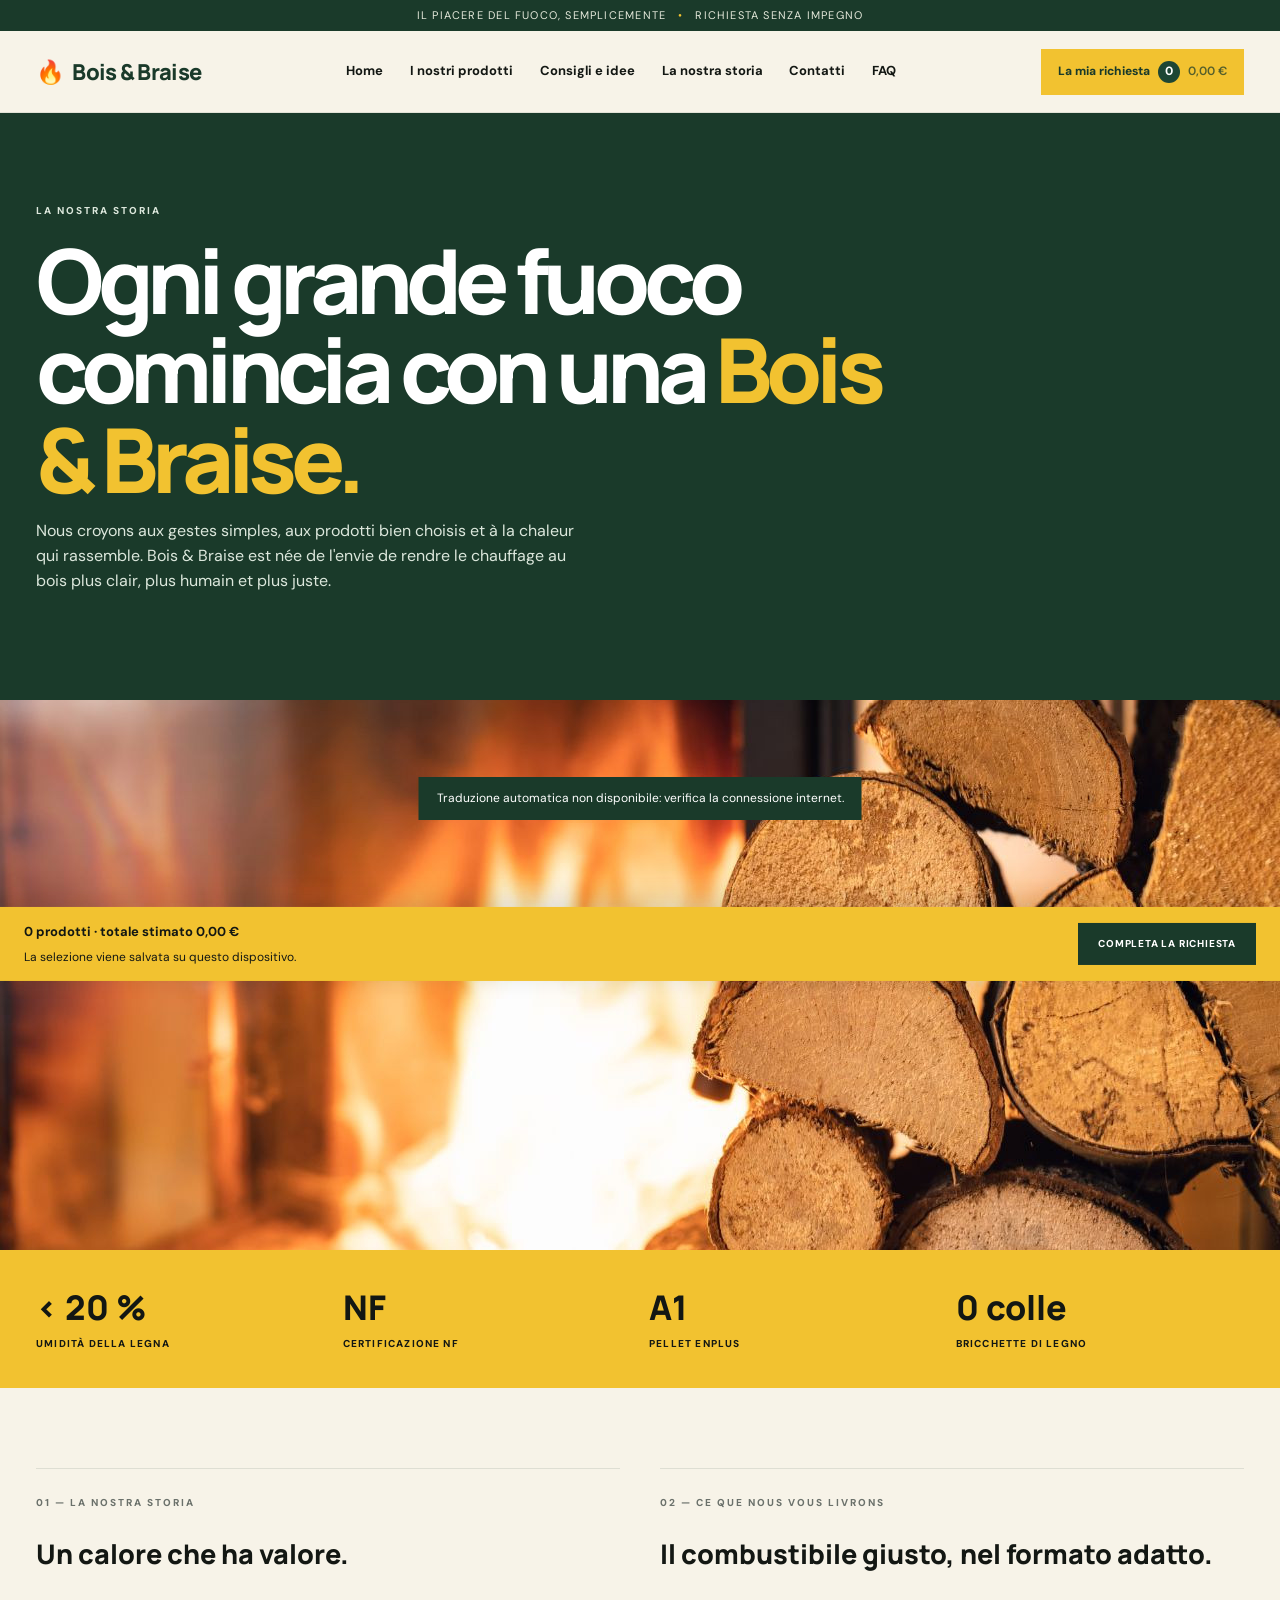
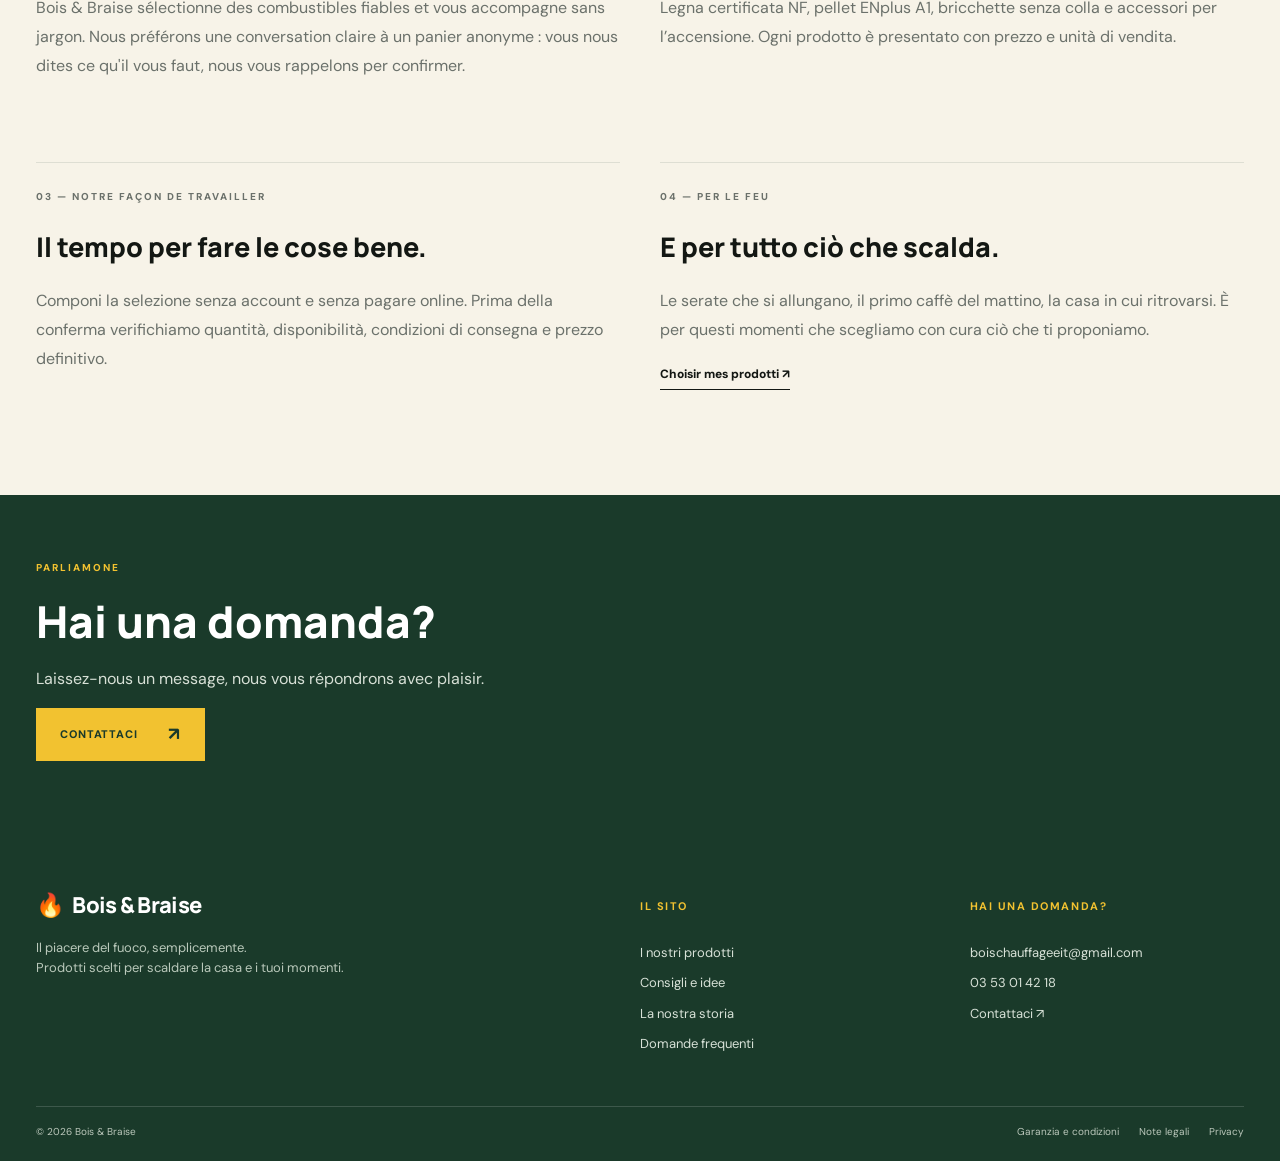
<file: histoire.html>
<!doctype html><html lang="fr"><head><meta charset="utf-8"><meta name="viewport" content="width=device-width, initial-scale=1"><title>Notre histoire — Bois & Braise</title><link href="https://fonts.googleapis.com/css2?family=DM+Sans:wght@400;500;600;700;800&family=Manrope:wght@400;500;600;700;800&display=swap" rel="stylesheet"><link rel="stylesheet" href="style.css"></head><body data-page="histoire"><div class="announcement">Le bon feu, tout simplement <span>•</span> Demande sans engagement</div><header class="site-header"><a class="brand" href="index.html"><span class="brand-flame">🔥</span><span>Bois & Braise</span></a><button class="menu-toggle" aria-label="Ouvrir le menu" aria-expanded="false">☰</button><nav class="main-nav"><a href="index.html" data-route="home">Accueil</a><a href="catalogue.html" data-route="catalogue">Nos produits</a><a href="conseils.html" data-route="conseils">Conseils & recettes</a><a href="histoire.html" data-route="histoire">Notre histoire</a><a href="contact.html" data-route="contact">Contact</a><a href="faq.html" data-route="faq">FAQ</a></nav><button class="request-button" data-open-request>Ma demande <span data-cart-count>0</span><span class="request-total" data-cart-total>0,00 €</span></button></header><main id="app" data-view="histoire"><section class="history-hero"><div class="wrap"><p class="eyebrow eyebrow-yellow">Notre histoire</p><h1>Tout grand feu commence par une <em>Bois & Braise.</em></h1><p>Nous croyons aux gestes simples, aux produits bien choisis et à la chaleur qui rassemble. Bois & Braise est née de l'envie de rendre le chauffage au bois plus clair, plus humain et plus juste.</p></div></section><img class="history-image" src="images/chene.jpg" alt="Feu de cheminée, au cœur de la maison"><section class="stat-band"><div><strong>&lt; 20 %</strong><span>Humidité du bois</span></div><div><strong>NF</strong><span>Certification bois</span></div><div><strong>A1</strong><span>Granulés ENplus</span></div><div><strong>0 colle</strong><span>Bûches densifiées</span></div></section><section class="wrap history-sections"><article><p class="eyebrow">01 — Notre histoire</p><h2>Une chaleur qui a du sens.</h2><p>Bois & Braise sélectionne des combustibles fiables et vous accompagne sans jargon. Nous préférons une conversation claire à un panier anonyme : vous nous dites ce qu'il vous faut, nous vous rappelons pour confirmer.</p></article><article><p class="eyebrow">02 — Ce que nous vous livrons</p><h2>Le bon combustible, au bon format.</h2><p>Bois de chauffage certifié NF, granulés ENplus A1, bûches densifiées sans colle et accessoires d'allumage. Chaque produit est présenté avec son prix et son unité.</p></article><article><p class="eyebrow">03 — Notre façon de travailler</p><h2>Du temps pour bien faire.</h2><p>Composez votre sélection sans compte et sans paiement en ligne. Nous vérifions les quantités, la disponibilité, les conditions de livraison et le prix définitif avant toute confirmation.</p></article><article><p class="eyebrow">04 — Pour le feu</p><h2>Et pour tout ce qu'il réchauffe.</h2><p>Les soirées qui s'étirent, le premier café du matin, la maison où l'on se retrouve. C'est pour ces moments que nous prenons soin de ce que nous vous proposons.</p><a class="text-link" href="catalogue.html">Choisir mes produits ↗</a></article></section><section class="section-green" style="padding:65px 0"><div class="wrap"><p class="eyebrow eyebrow-yellow">Parlons-en</p><h2 style="font:800 44px var(--serif);margin:0 0 15px">Une question ?</h2><p style="color:#d8e1d7">Laissez-nous un message, nous vous répondrons avec plaisir.</p><a class="button button-yellow" href="contact.html">Nous contacter <span>↗</span></a></div></section></main><footer class="site-footer"><div class="wrap footer-grid"><div class="footer-brand"><a class="brand brand-light" href="index.html"><span class="brand-flame">🔥</span><span>Bois & Braise</span></a><p>Le bon feu, tout simplement.<br>Des produits choisis pour réchauffer vos maisons et vos moments.</p></div><div><h3>Le site</h3><a href="catalogue.html">Nos produits</a><a href="conseils.html">Conseils & recettes</a><a href="histoire.html">Notre histoire</a><a href="faq.html">Questions fréquentes</a></div><div><h3>Une question ?</h3><a href="mailto:boischauffageeit@gmail.com">boischauffageeit@gmail.com</a><a href="tel:+33353014218">03 53 01 42 18</a><a href="contact.html">Nous contacter ↗</a></div></div><div class="wrap footer-bottom"><span>© 2026 Bois & Braise</span><div><a href="garantie.html">Garantie & conditions</a><a href="mentions-legales.html">Mentions légales</a><a href="confidentialite.html">Confidentialité</a></div></div></footer><script src="script.js" defer></script></body></html>
</file>
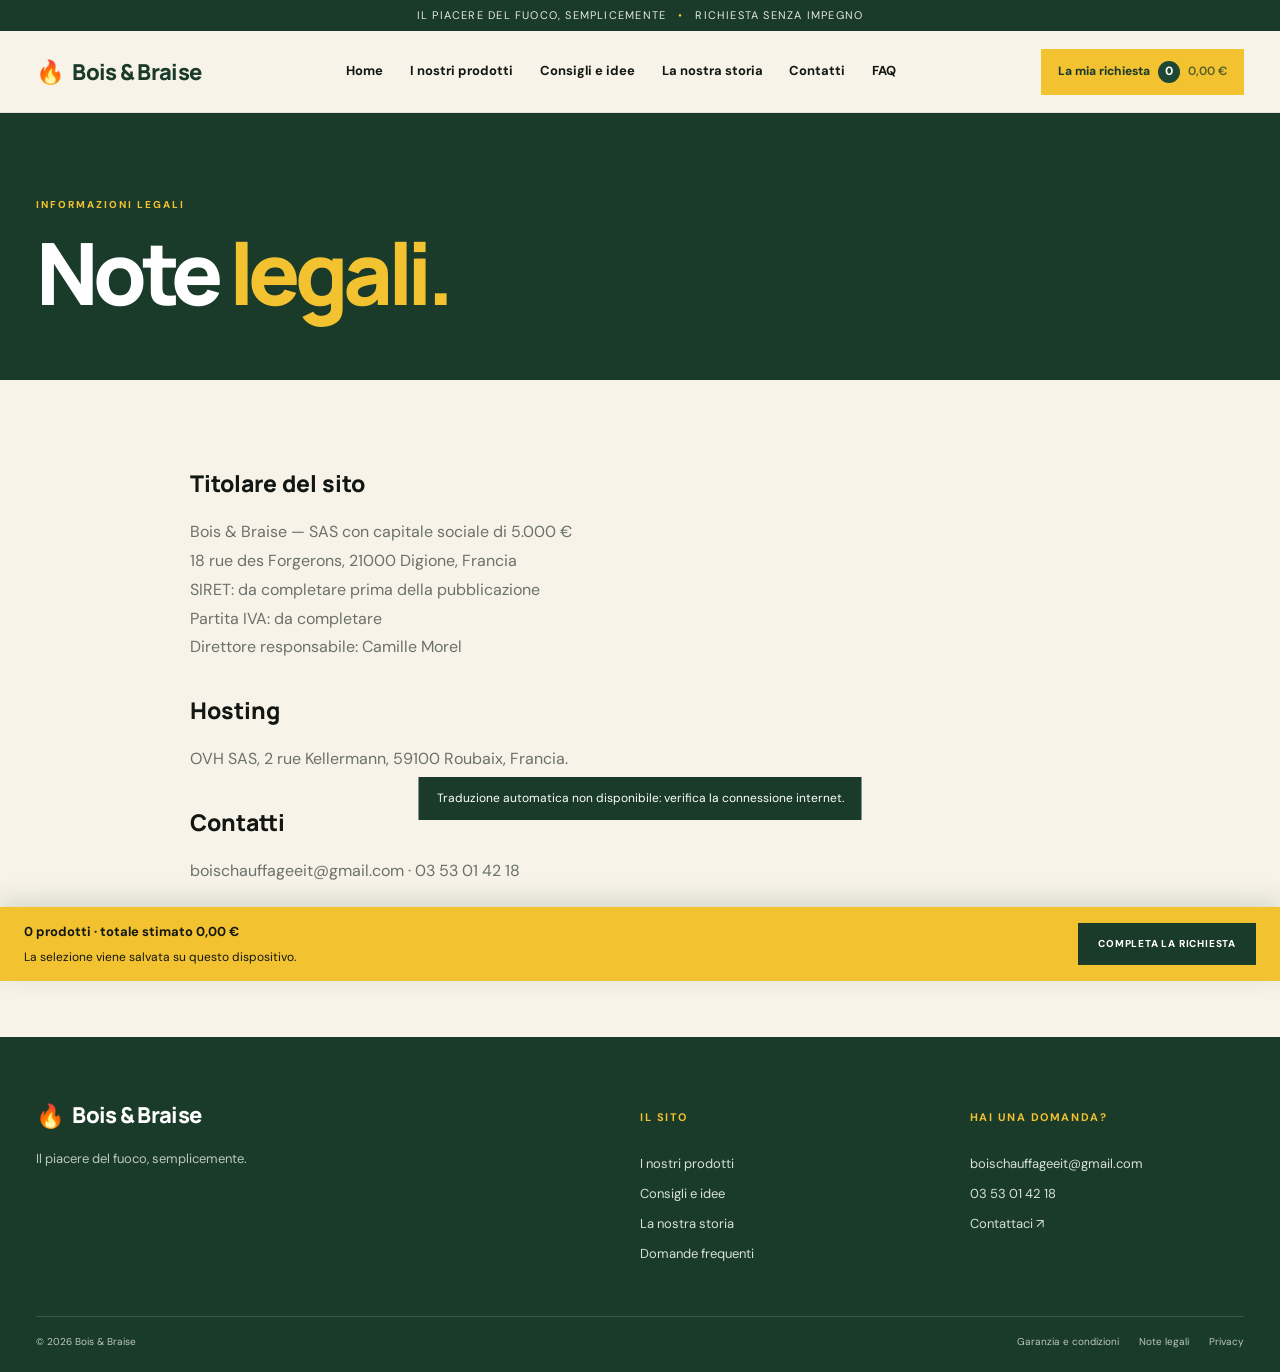
<file: mentions-legales.html>
<!doctype html><html lang="fr"><head><meta charset="utf-8"><meta name="viewport" content="width=device-width, initial-scale=1"><title>Mentions légales — Bois & Braise</title><link href="https://fonts.googleapis.com/css2?family=DM+Sans:wght@400;500;600;700;800&family=Manrope:wght@400;500;600;700;800&display=swap" rel="stylesheet"><link rel="stylesheet" href="style.css"></head><body data-page="legal"><div class="announcement">Le bon feu, tout simplement <span>•</span> Demande sans engagement</div><header class="site-header"><a class="brand" href="index.html"><span class="brand-flame">🔥</span><span>Bois & Braise</span></a><button class="menu-toggle" aria-label="Ouvrir le menu" aria-expanded="false">☰</button><nav class="main-nav"><a href="index.html" data-route="home">Accueil</a><a href="catalogue.html" data-route="catalogue">Nos produits</a><a href="conseils.html" data-route="conseils">Conseils & recettes</a><a href="histoire.html" data-route="histoire">Notre histoire</a><a href="contact.html" data-route="contact">Contact</a><a href="faq.html" data-route="faq">FAQ</a></nav><button class="request-button" data-open-request>Ma demande <span data-cart-count>0</span><span class="request-total" data-cart-total>0,00 €</span></button></header><main id="app"><section class="page-hero"><div class="wrap"><p class="eyebrow eyebrow-yellow">Informations réglementaires</p><h1 class="page-title">Mentions <em>légales.</em></h1></div></section><article class="wrap legal-copy"><h2>Éditeur du site</h2><p>Bois & Braise — SAS au capital de 5 000 €<br>18 rue des Forgerons, 21000 Dijon<br>SIRET : à compléter avant mise en ligne<br>TVA intracommunautaire : à compléter<br>Directeur de la publication : Camille Morel</p><h2>Hébergement</h2><p>OVH SAS, 2 rue Kellermann, 59100 Roubaix, France.</p><h2>Contact</h2><p>boischauffageeit@gmail.com · 03 53 01 42 18</p><p>Les identifiants SIRET et TVA doivent être remplacés par les informations officielles de la société avant publication.</p></article></main><footer class="site-footer"><div class="wrap footer-grid"><div class="footer-brand"><a class="brand brand-light" href="index.html"><span class="brand-flame">🔥</span><span>Bois & Braise</span></a><p>Le bon feu, tout simplement.</p></div><div><h3>Le site</h3><a href="catalogue.html">Nos produits</a><a href="conseils.html">Conseils & recettes</a><a href="histoire.html">Notre histoire</a><a href="faq.html">Questions fréquentes</a></div><div><h3>Une question ?</h3><a href="mailto:boischauffageeit@gmail.com">boischauffageeit@gmail.com</a><a href="tel:+33353014218">03 53 01 42 18</a><a href="contact.html">Nous contacter ↗</a></div></div><div class="wrap footer-bottom"><span>© 2026 Bois & Braise</span><div><a href="garantie.html">Garantie & conditions</a><a href="mentions-legales.html">Mentions légales</a><a href="confidentialite.html">Confidentialité</a></div></div></footer><script src="script.js" defer></script></body></html>
</file>
<file: style.css>
@import url('https://fonts.googleapis.com/css2?family=DM+Sans:wght@400;500;600;700;800&family=Manrope:wght@400;500;600;700;800&display=swap');
:root{--forest:#1e4634;--forest-dark:#1a3a2a;--moss:#315b44;--mustard:#f2c230;--mustard-bright:#f5c242;--beige:#f7f3e8;--beige-deep:#ebe4d3;--white:#fffdf8;--ink:#131713;--muted:#6b716b;--line:#deded3;--serif:'Manrope',sans-serif;--sans:'DM Sans',sans-serif;--shadow:0 12px 36px #15271d18;--wrap:1320px}*{box-sizing:border-box}html{scroll-behavior:smooth;scroll-padding-top:104px}body{margin:0;background:var(--beige);color:var(--ink);font:16px/1.55 var(--sans);-webkit-font-smoothing:antialiased}button,input,select,textarea{font:inherit}button,a{-webkit-tap-highlight-color:transparent}a{color:inherit;text-decoration:none}img{display:block;width:100%;height:auto}.wrap{width:min(var(--wrap),calc(100% - 72px));margin-inline:auto}.announcement{height:31px;background:var(--forest-dark);color:#e5e9db;display:flex;align-items:center;justify-content:center;gap:12px;font-size:11px;letter-spacing:.11em;text-transform:uppercase}.announcement span{color:var(--mustard)}.site-header{height:82px;padding:0 max(36px,calc((100vw - var(--wrap))/2));position:sticky;top:0;z-index:20;background:var(--beige);display:flex;align-items:center;justify-content:space-between;border-bottom:1px solid #1e463419;gap:22px}.brand{display:inline-flex;align-items:center;gap:8px;font:800 22px/1 var(--serif);letter-spacing:-.7px;color:var(--forest-dark);white-space:nowrap}.brand-flame{font-size:23px}.main-nav{display:flex;align-items:center;gap:clamp(15px,2.1vw,33px)}.main-nav a{font-size:13px;font-weight:700;white-space:nowrap;position:relative;padding:8px 0}.main-nav a:after{content:'';position:absolute;bottom:2px;left:0;width:0;height:2px;background:var(--mustard);transition:width .2s}.main-nav a:hover:after,.main-nav a.active:after{width:100%}.request-button{border:0;background:var(--mustard);color:var(--forest-dark);height:46px;padding:0 17px;display:flex;align-items:center;gap:8px;font-size:12px;font-weight:800;cursor:pointer;white-space:nowrap}.request-button [data-cart-count]{min-width:22px;height:22px;border-radius:50%;display:grid;place-items:center;background:var(--forest);color:white}.request-total{font-weight:600;opacity:.72}.menu-toggle{display:none;border:0;background:transparent;font-size:23px;color:var(--forest);cursor:pointer}.home-hero{position:relative;min-height:min(760px,calc(100svh - 113px));background:var(--forest-dark);color:white;overflow:hidden;display:flex;align-items:center}.home-hero-image,.home-hero-shade{position:absolute;inset:0}.home-hero-image{background:url('images/images (9).jfif') center 53%/cover}.home-hero-shade{background:linear-gradient(90deg,#11261fee 0%,#13271dd9 38%,#13271d59 72%,#13271d26 100%)}.hero-content{position:relative;z-index:1;padding-block:100px 112px;animation:rise .75s both}.eyebrow{font-size:10px;font-weight:800;text-transform:uppercase;letter-spacing:.2em;color:var(--forest);margin:0 0 16px}.eyebrow-yellow{color:var(--mustard)}.hero-content h1{font:800 clamp(64px,9vw,132px)/.98 var(--serif);letter-spacing:-.075em;margin:0 0 28px;max-width:900px}.hero-content h1 span{color:var(--mustard)}.hero-copy{font-size:17px;line-height:1.75;color:#f5f2e8;max-width:630px;margin:0 0 32px}.button{min-height:53px;padding:0 24px;display:inline-flex;justify-content:center;align-items:center;gap:30px;font-size:11px;font-weight:800;text-transform:uppercase;letter-spacing:.08em;transition:transform .2s,background .2s}.button:hover{transform:translateY(-2px)}.button-yellow{background:var(--mustard);color:var(--forest-dark)}.button-yellow:hover{background:#ffda5c}.button-outline{border:1px solid #ffffff79;color:white}.button-outline:hover{background:#ffffff12}.button span{font-size:18px}.hero-note{position:absolute;right:36px;bottom:38px;color:#fff9;font-size:10px;text-transform:uppercase;letter-spacing:.12em;display:flex;align-items:center;gap:11px}.hero-note-line{height:1px;width:42px;background:var(--mustard)}.hero-index{position:absolute;bottom:38px;left:max(36px,calc((100vw - var(--wrap))/2));font-size:12px;font-weight:700;color:var(--mustard)}.hero-index span{color:#fff8;margin:0 4px}.section-green{background:var(--forest-dark);color:#fff}.section-yellow{background:var(--mustard);color:var(--forest-dark)}.section-beige{background:var(--beige)}.featured-section,.categories-section,.how-section{padding:104px 0}.section-heading{display:flex;align-items:end;justify-content:space-between;gap:20px;margin-bottom:38px}.section-heading h2,.how-grid h2,.story-copy h2,.page-title{font:800 clamp(40px,6vw,74px)/1.02 var(--serif);letter-spacing:-.065em;margin:0}.heading-light h2{color:#fff}.section-heading .eyebrow{margin-bottom:13px}.text-link{font-weight:800;font-size:12px;border-bottom:1px solid currentColor;padding-bottom:7px}.text-link span{margin-left:12px;font-size:16px}.featured-grid{display:grid;grid-template-columns:repeat(4,minmax(0,1fr));gap:15px}.feature-card{display:flex;flex-direction:column;min-width:0}.feature-image{height:255px;overflow:hidden;background:#d9d4c7}.feature-image img{height:100%;object-fit:cover;transition:transform .6s}.feature-card:hover img{transform:scale(1.045)}.feature-card-info{padding:17px 0 3px;display:flex;justify-content:space-between;align-items:start;gap:12px}.feature-card h3{margin:0;color:white;font:700 15px/1.35 var(--serif)}.feature-price{color:var(--mustard);font-size:13px;font-weight:800;white-space:nowrap}.feature-card p{color:#c3d0c3;font-size:11px;margin:7px 0}.categories-section{padding:100px 0 108px}.category-grid{display:grid;grid-template-columns:repeat(4,minmax(0,1fr));gap:10px;margin-top:38px}.category-tile{height:330px;position:relative;overflow:hidden;background:var(--forest)}.category-tile:after{content:'';position:absolute;inset:30% 0 0;background:linear-gradient(transparent,#101b13c9)}.category-tile img{height:100%;object-fit:cover;transition:transform .55s}.category-tile:hover img{transform:scale(1.05)}.category-tile span{position:absolute;left:20px;right:18px;bottom:20px;z-index:1;display:flex;justify-content:space-between;align-items:center;text-transform:uppercase;font-size:12px;font-weight:800;color:#fff}.category-tile b{font-size:20px}.how-grid{display:grid;grid-template-columns:.85fr 1.15fr;gap:10%;align-items:center}.how-grid h2{margin-bottom:23px}.yellow-period{color:#c99300}.muted{color:var(--muted);max-width:390px}.steps article{display:grid;grid-template-columns:55px 1fr;gap:17px;padding:23px 0;border-bottom:1px solid #1e463426}.steps article:first-child{border-top:1px solid #1e463426}.steps article>span{font-size:12px;font-weight:800;color:#9e790e;padding-top:4px}.steps h3{font-size:17px;margin:0 0 5px}.steps p{font-size:13px;color:var(--muted);margin:0}.story-band{display:grid;grid-template-columns:1fr 1fr;min-height:570px}.story-photo{min-height:480px;overflow:hidden}.story-photo img{height:100%;object-fit:cover}.story-copy{padding:80px clamp(35px,8vw,130px);align-self:center}.story-copy h2{font-size:clamp(37px,5vw,64px);color:white;margin-bottom:20px}.story-copy h2 span{color:var(--mustard)}.story-copy>p:not(.eyebrow){color:#d8e1d7;font-size:14px;max-width:440px;margin:0 0 28px}.proof-strip{display:grid;grid-template-columns:repeat(3,1fr)}.proof-strip article{min-height:320px;padding:28px;display:flex;flex-direction:column;justify-content:end;color:#fff;position:relative;isolation:isolate;overflow:hidden;background:#1a3a2a}.proof-strip article:before,.proof-strip article:after{content:'';position:absolute;inset:0;z-index:-1}.proof-strip article:before{background:var(--proof-image) center/cover;transition:transform .5s}.proof-strip article:after{background:linear-gradient(0deg,#101911dc,#10191108 72%)}.proof-strip article:hover:before{transform:scale(1.04)}.proof-strip span{font:800 22px var(--serif);text-transform:uppercase}.proof-strip p{margin:7px 0 0;max-height:0;opacity:0;overflow:hidden;transition:.25s;font-size:13px}.proof-strip article:hover p{max-height:55px;opacity:1}.site-footer{background:var(--forest-dark);color:#e1e9df;padding:67px 0 22px}.footer-grid{display:grid;grid-template-columns:2fr 1fr 1fr;gap:55px;padding-bottom:52px}.brand-light{color:#fff}.footer-brand p{color:#bac9bb;font-size:13px;max-width:330px;margin-top:17px}.footer-grid h3{font-size:11px;letter-spacing:.14em;text-transform:uppercase;color:var(--mustard);margin:5px 0 18px}.footer-grid>div:not(:first-child){display:flex;flex-direction:column;align-items:start;gap:10px}.footer-grid a:not(.brand){font-size:13px;color:#d7e1d7}.footer-grid a:hover,.footer-bottom a:hover{color:var(--mustard)}.footer-bottom{border-top:1px solid #ffffff27;padding-top:17px;display:flex;justify-content:space-between;gap:15px;font-size:10px;color:#bcc8bc}.footer-bottom>div{display:flex;gap:20px;flex-wrap:wrap}.page-hero{padding:84px 0 64px;background:var(--forest-dark);color:white}.page-hero .wrap{position:relative}.page-title{font-size:clamp(48px,7vw,86px);max-width:900px}.page-title em{color:var(--mustard);font-style:normal}.page-intro{max-width:580px;color:#d2ded2;font-size:15px;margin-top:18px}.catalogue-layout{display:grid;grid-template-columns:240px 1fr;gap:46px;padding:58px 0 90px}.catalogue-filter{align-self:start;position:sticky;top:110px}.filter-title{font:800 24px var(--serif);margin:0 0 24px}.filter-group{padding:0 0 23px;margin-bottom:23px;border-bottom:1px solid var(--line)}.filter-group h3{font-size:10px;letter-spacing:.16em;text-transform:uppercase;margin:0 0 14px}.filter-options{display:grid;gap:8px}.filter-chip{padding:9px 10px;border:0;background:transparent;text-align:left;cursor:pointer;font-size:13px;color:#515b53}.filter-chip.active,.filter-chip:hover{background:var(--forest);color:white}.range-row{display:flex;justify-content:space-between;font-size:12px;font-weight:700;margin-bottom:10px}.catalogue-filter input[type=range]{width:100%;accent-color:var(--forest)}.catalogue-tools{display:flex;justify-content:space-between;align-items:center;margin-bottom:19px;color:var(--muted);font-size:12px}.catalogue-tools select{background:transparent;border:0;border-bottom:1px solid var(--forest);padding:8px 22px 8px 5px;color:var(--ink);font-weight:700}.product-grid{display:grid;grid-template-columns:repeat(3,minmax(0,1fr));gap:16px}.product-card{background:var(--white);min-width:0;position:relative;overflow:hidden}.product-photo{height:235px;position:relative;overflow:hidden;background:#d9d4c7}.product-photo img{height:100%;object-fit:cover;transition:transform .5s}.product-card:hover .product-photo img{transform:scale(1.04)}.product-badge{position:absolute;left:12px;top:12px;background:var(--mustard);color:var(--forest-dark);padding:6px 9px;font-size:9px;font-weight:800;letter-spacing:.07em;text-transform:uppercase}.product-info{padding:15px 15px 17px}.product-info h3{font:700 15px/1.35 var(--serif);margin:0 0 5px;min-height:41px}.product-meta{color:var(--muted);font-size:11px;min-height:17px}.product-bottom{display:flex;justify-content:space-between;align-items:center;gap:8px;margin-top:13px}.product-price{font-size:14px;font-weight:800;color:var(--forest)}.product-price small{font-size:10px;font-weight:600;color:var(--muted)}.add-product{border:1px solid var(--forest);background:transparent;color:var(--forest);font-size:10px;font-weight:800;text-transform:uppercase;letter-spacing:.04em;padding:9px 10px;cursor:pointer}.add-product:hover,.add-product.in-cart{background:var(--forest);color:white}.card-quantity{display:none;align-items:center;gap:8px;color:var(--forest);font-weight:800;font-size:12px}.card-quantity.visible{display:flex}.card-quantity button{height:27px;width:27px;border:1px solid var(--forest);background:transparent;color:var(--forest);cursor:pointer}.catalogue-empty{grid-column:1/-1;padding:80px 20px;text-align:center;color:var(--muted)}.catalogue-loved{padding:76px 0;background:var(--mustard)}.catalogue-loved h2{font:800 45px var(--serif);letter-spacing:-.06em;margin:0 0 12px}.catalogue-loved p{max-width:550px}.calculator-area{padding:90px 0}.calculator-grid{display:grid;grid-template-columns:1fr 1fr;gap:16px}.calculator-card{padding:28px;background:var(--white);border:1px solid var(--line)}.calculator-card h3{font:800 24px var(--serif);margin:0 0 14px}.calculator-card label{display:block;font-size:11px;font-weight:800;margin:18px 0 6px}.calculator-card input,.calculator-card select,.contact-form input,.contact-form textarea{width:100%;min-height:45px;padding:10px 12px;background:white;border:1px solid #cfd3ca;color:var(--ink)}.calculator-result{padding:15px;margin-top:17px;background:var(--beige);font-weight:700;color:var(--forest)}.calculator-card .button{border:0;margin-top:15px;cursor:pointer}.article-grid{display:grid;grid-template-columns:repeat(3,1fr);gap:17px;padding:50px 0 90px}.article-card{background:var(--white)}.article-card img{height:230px;object-fit:cover}.article-card div{padding:20px}.article-card small{color:#967500;text-transform:uppercase;font-size:9px;font-weight:800;letter-spacing:.12em}.article-card h3{font:800 20px/1.25 var(--serif);margin:9px 0 17px}.article-card a{font-size:11px;font-weight:800;text-transform:uppercase;border-bottom:1px solid var(--mustard);padding-bottom:4px}.article-view{max-width:860px;padding:60px 0 90px}.article-view img{height:min(55vw,480px);object-fit:cover;margin:25px 0}.article-view p{line-height:1.85;color:#424943}.article-recent{background:var(--beige-deep);padding:40px}.article-recent h2{font:800 27px var(--serif)}.history-hero{background:var(--forest-dark);color:white;padding:90px 0}.history-hero h1{font:800 clamp(48px,7vw,90px)/1 var(--serif);letter-spacing:-.07em;max-width:900px;margin:0}.history-hero h1 em{font-style:normal;color:var(--mustard)}.history-hero p{max-width:560px;color:#dce7dc}.history-image{height:550px;object-fit:cover}.stat-band{display:grid;grid-template-columns:repeat(4,1fr);background:var(--mustard);padding:34px max(36px,calc((100vw - var(--wrap))/2));gap:18px}.stat-band strong{display:block;font:800 34px var(--serif)}.stat-band span{font-size:10px;font-weight:800;text-transform:uppercase;letter-spacing:.12em}.history-sections{padding:80px 0;display:grid;grid-template-columns:repeat(2,1fr);gap:40px}.history-sections article{padding:25px 0;border-top:1px solid var(--line)}.history-sections h2{font:800 27px var(--serif)}.history-sections p{color:var(--muted);line-height:1.8}.contact-layout{display:grid;grid-template-columns:.7fr 1.3fr;gap:10%;padding:65px 0 100px}.contact-aside{background:var(--forest);color:#fff;padding:34px;height:max-content}.contact-aside h2{font:800 31px var(--serif)}.contact-aside p{color:#d0dfd1;font-size:14px}.contact-aside a{color:var(--mustard);display:block;margin:18px 0;font-weight:700}.contact-form{display:grid;grid-template-columns:1fr 1fr;gap:16px}.contact-form .full{grid-column:1/-1}.contact-form label{display:block;font-size:11px;font-weight:800;margin-bottom:6px}.contact-form textarea{min-height:130px;resize:vertical}.contact-form .button{border:0;cursor:pointer;grid-column:1/-1;justify-self:start}.form-confirm{display:none;background:#dcebdc;color:var(--forest);padding:15px;margin-bottom:18px;font-size:13px;font-weight:700}.form-confirm.visible{display:block}.faq-layout{display:grid;grid-template-columns:220px 1fr;gap:60px;padding:58px 0 80px}.faq-categories{display:grid;gap:5px;align-content:start}.faq-categories button{border:0;background:transparent;text-align:left;padding:12px;font-weight:700;font-size:12px;cursor:pointer}.faq-categories button.active{background:var(--forest);color:#fff}.faq-item{border-top:1px solid var(--line)}.faq-item:last-child{border-bottom:1px solid var(--line)}.faq-question{width:100%;padding:20px 4px;border:0;background:none;text-align:left;font-weight:800;display:flex;justify-content:space-between;gap:15px;cursor:pointer}.faq-answer{display:none;color:var(--muted);font-size:13px;padding:0 40px 18px 4px;max-width:700px}.faq-item.open .faq-answer{display:block}.faq-question span:last-child{color:#a38000;font-size:20px}.faq-contact{background:var(--mustard);padding:44px;text-align:center}.faq-contact h2{font:800 34px var(--serif);margin:0 0 16px}.legal-copy{max-width:900px;padding:55px 0 90px}.legal-copy h2{font:800 23px var(--serif);margin-top:32px}.legal-copy p{color:var(--muted);line-height:1.8}.request-bar{position:fixed;z-index:25;bottom:0;left:0;right:0;background:var(--mustard);padding:12px max(24px,calc((100vw - var(--wrap))/2));display:flex;justify-content:space-between;align-items:center;gap:20px;box-shadow:0 -6px 24px #17261d25;transform:translateY(110%);transition:transform .25s}.request-bar.visible{transform:translateY(0)}.request-bar strong{font-size:13px}.request-bar span{font-size:12px}.request-bar button{border:0;background:var(--forest-dark);color:white;padding:13px 20px;font-size:10px;font-weight:800;text-transform:uppercase;letter-spacing:.08em;cursor:pointer}.request-overlay{position:fixed;inset:0;background:#101b13a8;z-index:50;display:none;align-items:stretch;justify-content:flex-end}.request-overlay.open{display:flex}.request-panel{background:var(--beige);width:min(560px,100%);height:100%;overflow:auto;padding:28px clamp(20px,4vw,42px);animation:slide-in .25s both}.request-panel-head{display:flex;justify-content:space-between;align-items:center;border-bottom:1px solid var(--line);padding-bottom:18px}.request-panel-head h2{font:800 32px var(--serif);margin:0}.close-request{border:0;background:transparent;font-size:25px;cursor:pointer}.request-lines{padding:13px 0}.request-line{display:grid;grid-template-columns:1fr auto;gap:12px;padding:14px 0;border-bottom:1px solid var(--line)}.request-line h3{font:700 14px var(--serif);margin:0}.request-line p{font-size:11px;color:var(--muted);margin:4px 0}.request-line-controls{display:flex;align-items:center;gap:9px}.request-line-controls button{width:26px;height:26px;border:1px solid var(--forest);background:transparent;color:var(--forest);cursor:pointer}.request-line-controls .remove-line{border:0;width:auto;color:#8b3422;font-size:10px}.request-summary{display:flex;justify-content:space-between;padding:18px 0;font-weight:800;border-top:1px solid var(--ink)}.request-empty{color:var(--muted);padding:35px 0}.request-panel .contact-form{margin-top:17px}.request-panel .request-actions{display:flex;justify-content:space-between;align-items:center}.clear-request{border:0;background:none;text-decoration:underline;color:#8b3422;cursor:pointer;font-size:11px}.toast{position:fixed;z-index:60;bottom:80px;left:50%;transform:translate(-50%,20px);padding:12px 18px;background:var(--forest-dark);color:white;font-size:12px;opacity:0;transition:.2s;pointer-events:none}.toast.visible{opacity:1;transform:translate(-50%,0)}.fade-in{animation:rise .45s both}@keyframes rise{from{opacity:0;transform:translateY(15px)}to{opacity:1;transform:translateY(0)}}@keyframes slide-in{from{transform:translateX(22px);opacity:.7}to{transform:translateX(0);opacity:1}}@media(max-width:1050px){.main-nav{gap:13px}.main-nav a{font-size:11px}.site-header{padding-inline:24px}.product-grid{grid-template-columns:repeat(2,minmax(0,1fr))}.featured-grid{grid-template-columns:repeat(2,1fr)}.feature-image{height:290px}.catalogue-layout{grid-template-columns:210px 1fr;gap:25px}}@media(max-width:760px){.wrap{width:calc(100% - 40px)}.announcement{font-size:9px;height:28px}.site-header{height:69px;padding:0 18px;gap:10px}.brand{font-size:20px}.menu-toggle{display:block;margin-left:auto}.main-nav{display:none;position:absolute;top:69px;left:0;right:0;padding:13px 20px 20px;background:var(--beige);border-bottom:1px solid var(--line);align-items:stretch;flex-direction:column;gap:3px}.main-nav.open{display:flex}.main-nav a{padding:10px 0;font-size:13px}.request-button{height:40px;padding:0 10px;font-size:10px;gap:6px}.request-total{display:none}.home-hero{min-height:calc(100svh - 97px)}.home-hero-image{background-position:57% center}.home-hero-shade{background:linear-gradient(90deg,#11261feF,#13271da6 76%,#13271d62)}.hero-content{padding-block:80px 115px}.hero-content h1{font-size:clamp(59px,16vw,96px)}.hero-copy{font-size:14px;max-width:520px}.hero-note{display:none}.hero-index{left:20px;bottom:22px}.featured-section,.categories-section,.how-section{padding:70px 0}.section-heading{align-items:start;flex-direction:column;margin-bottom:26px}.section-heading h2,.how-grid h2{font-size:50px}.featured-grid{gap:21px 12px}.feature-image{height:210px}.feature-card-info{display:block}.feature-card h3{font-size:13px}.feature-price{display:block;margin-top:5px}.category-grid{grid-template-columns:repeat(2,1fr);gap:8px;margin-top:25px}.category-tile{height:230px}.category-tile span{left:12px;right:10px;bottom:13px;font-size:9px}.how-grid{grid-template-columns:1fr;gap:30px}.steps article{grid-template-columns:38px 1fr;padding:18px 0}.steps h3{font-size:15px}.story-band{grid-template-columns:1fr}.story-photo{min-height:320px;height:55vw}.story-copy{padding:48px 20px 58px}.story-copy h2{font-size:43px}.proof-strip article{min-height:200px;padding:15px}.proof-strip span{font-size:16px}.proof-strip p{font-size:10px;max-height:60px;opacity:1}.footer-grid{grid-template-columns:1fr 1fr;gap:32px 18px}.footer-brand{grid-column:1/-1}.footer-bottom{flex-direction:column}.footer-bottom>div{gap:12px}.page-hero{padding:60px 0 42px}.page-title{font-size:54px}.page-intro{font-size:13px}.catalogue-layout{display:block;padding:28px 0 70px}.catalogue-filter{position:static;margin-bottom:20px}.filter-title{font-size:20px;margin-bottom:12px}.filter-options{display:flex;overflow:auto;padding-bottom:3px}.filter-chip{white-space:nowrap;font-size:10px;padding:8px}.filter-group{padding-bottom:13px;margin-bottom:12px}.catalogue-tools{margin-bottom:13px}.product-grid{grid-template-columns:repeat(2,minmax(0,1fr));gap:9px}.product-photo{height:170px}.product-info{padding:12px 10px}.product-info h3{font-size:12px;min-height:48px}.product-bottom{align-items:start;flex-direction:column;margin-top:10px}.product-price{font-size:13px}.add-product{width:100%;font-size:9px;padding:9px 5px}.catalogue-loved{padding:53px 0}.catalogue-loved h2{font-size:36px}.calculator-area{padding:60px 0}.calculator-grid{grid-template-columns:1fr}.calculator-card{padding:22px}.article-grid{grid-template-columns:1fr 1fr;gap:10px;padding:35px 0 60px}.article-card img{height:165px}.article-card div{padding:13px}.article-card h3{font-size:15px}.article-card small{font-size:8px}.history-hero{padding:65px 0}.history-hero h1{font-size:56px}.history-image{height:330px}.stat-band{grid-template-columns:1fr 1fr;padding:24px 20px;gap:20px}.stat-band strong{font-size:28px}.history-sections{grid-template-columns:1fr;gap:5px;padding-block:55px}.contact-layout{grid-template-columns:1fr;gap:24px;padding:35px 0 70px}.contact-form{grid-template-columns:1fr}.contact-form .full{grid-column:auto}.faq-layout{grid-template-columns:1fr;gap:25px;padding:32px 0 55px}.faq-categories{display:flex;overflow:auto}.faq-categories button{white-space:nowrap}.faq-question{font-size:13px}.faq-contact{padding:33px 20px}.faq-contact h2{font-size:28px}.request-bar{padding:10px 15px}.request-bar strong{font-size:11px}.request-bar span{font-size:10px}.request-bar button{padding:12px 13px;font-size:9px}.request-panel{padding:21px 18px}.request-panel-head h2{font-size:27px}.request-panel .contact-form{grid-template-columns:1fr}.request-panel .contact-form .full{grid-column:auto}.request-panel .contact-form .button{grid-column:auto}.request-panel .request-actions{align-items:start;gap:10px;flex-direction:column}.legal-copy{padding:35px 0 65px}}@media(prefers-reduced-motion:reduce){*,*:before,*:after{scroll-behavior:auto!important;animation-duration:.01ms!important;transition-duration:.01ms!important}}
style.css
.whatsapp-float {
  position: fixed;
  right: 20px;
  bottom: 20px;
  width: 60px;
  height: 60px;
  background: #25D366;
  border-radius: 50%;
  display: flex;
  align-items: center;
  justify-content: center;
  box-shadow: 0 4px 12px rgba(0,0,0,.3);
  z-index: 1000;
  transition: transform .2s;
}
.whatsapp-float:hover { transform: scale(1.1); }
</file>
